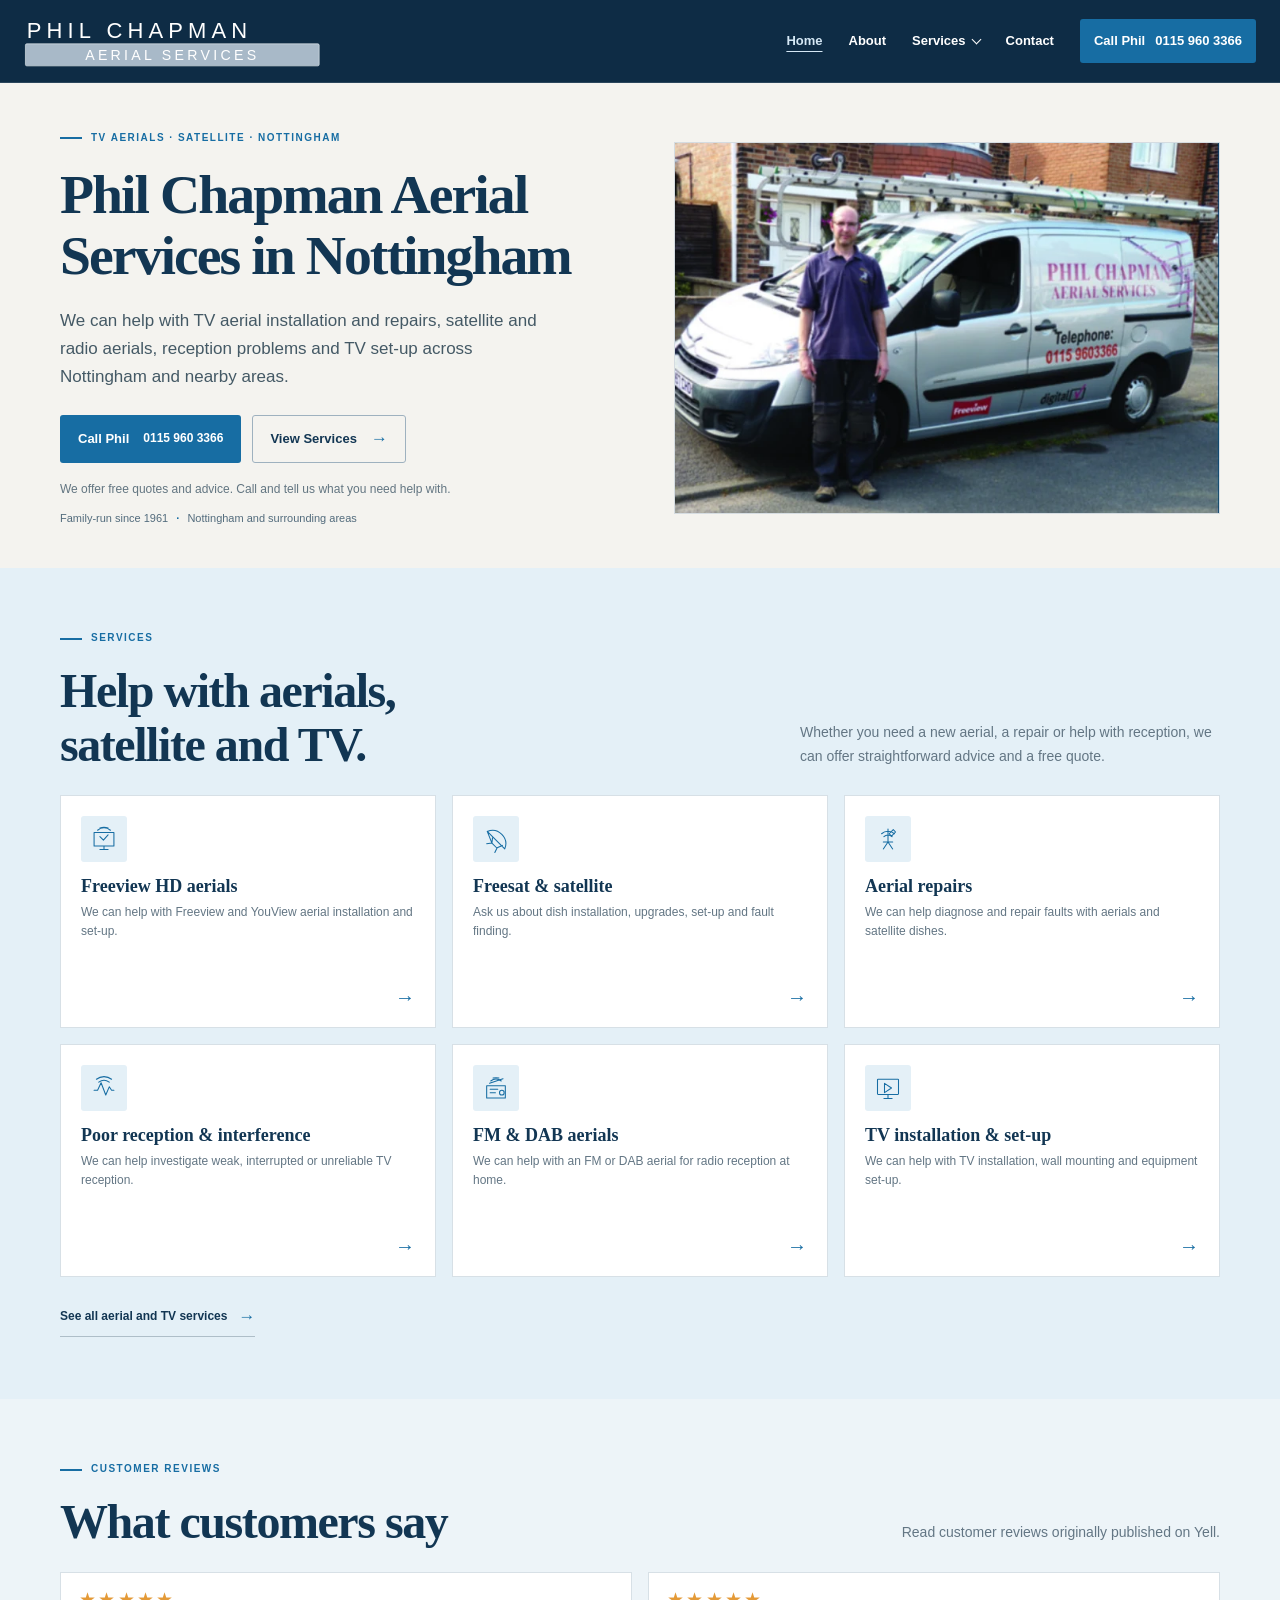
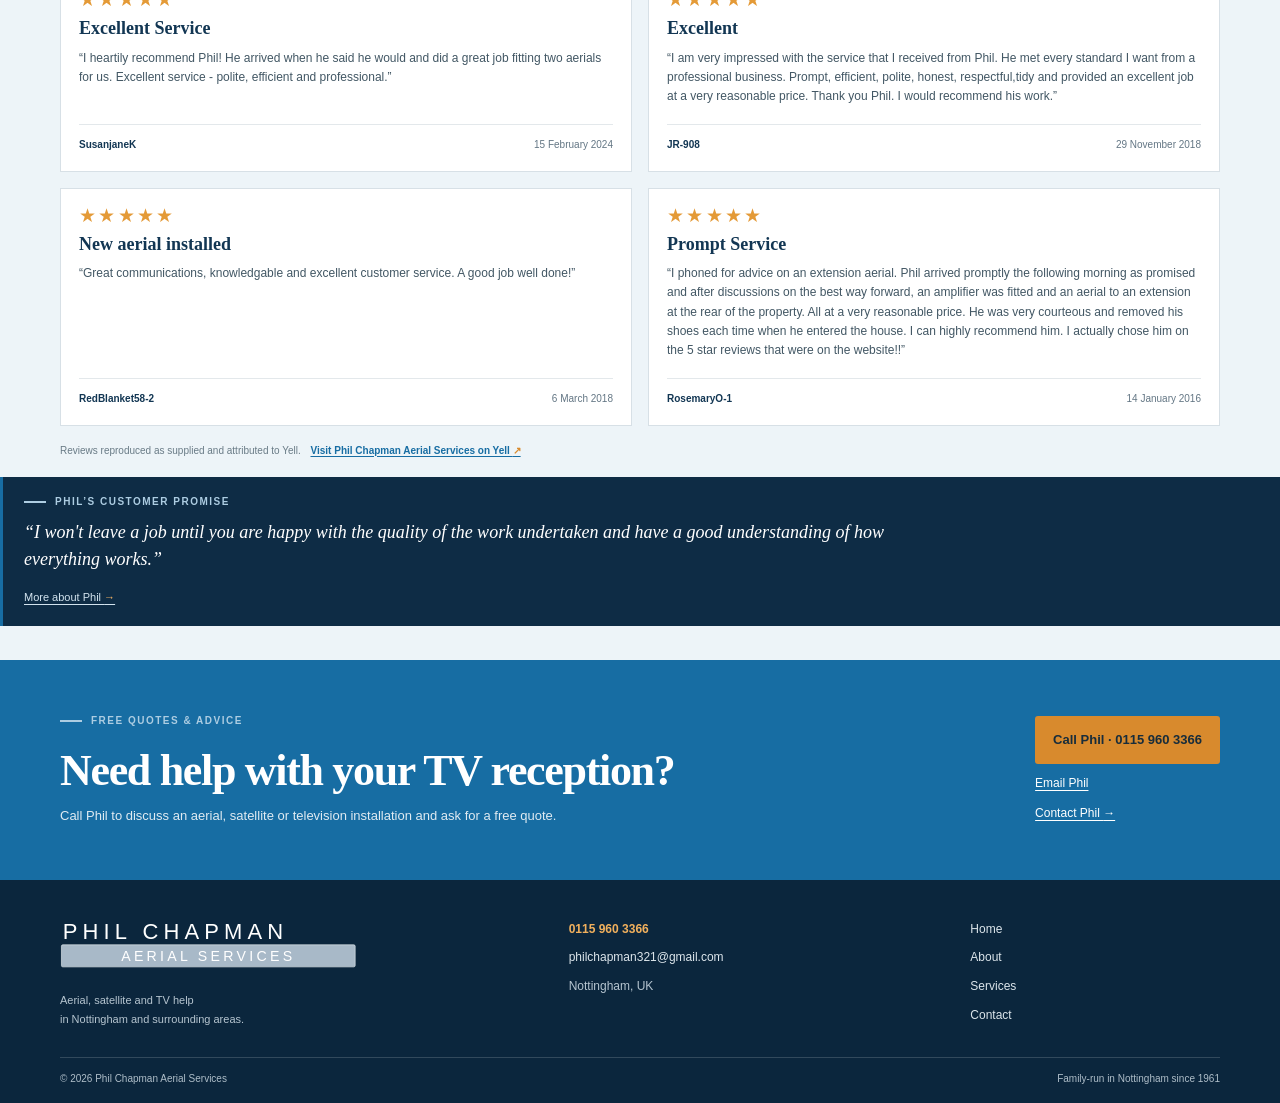
<file: index.html>
<!doctype html>
<html lang="en-GB">
<head>
  <meta charset="utf-8">
  <meta name="viewport" content="width=device-width, initial-scale=1">
  <meta name="description" content="We can help with TV aerial and satellite installation, repairs, reception problems and TV set-up in Nottingham. Call Phil Chapman for free quotes and advice.">
  <meta name="theme-color" content="#0e3553">
  <title>TV Aerial & Satellite Services in Nottingham | Phil Chapman</title>
  <link rel="canonical" href="https://mcb96.github.io/Phil-Chapman-Aerial/">
  <meta property="og:type" content="website">
  <meta property="og:title" content="Phil Chapman Aerial Services | Nottingham">
  <meta property="og:description" content="We can help with aerial installation and repairs, satellite services and TV set-up in Nottingham. Free quotes and advice.">
  <meta property="og:url" content="https://mcb96.github.io/Phil-Chapman-Aerial/">
  <link rel="stylesheet" href="style.css">
  <script src="script.js" defer></script>
  <script type="application/ld+json">{"@context":"https://schema.org","@type":"HomeAndConstructionBusiness","name":"Phil Chapman Aerial Services","url":"https://mcb96.github.io/Phil-Chapman-Aerial/","telephone":"0115 960 3366","email":"philchapman321@gmail.com","address":{"@type":"PostalAddress","addressLocality":"Nottingham","addressCountry":"GB"},"areaServed":{"@type":"City","name":"Nottingham"}}</script>
</head>
<body>
  <a class="skip-link" href="#main">Skip to content</a>
  <header class="site-header">
    <div class="nav-wrap">
      <a class="brand" href="index.html" aria-label="Phil Chapman Aerial Services home"><img src="phil-chapman-aerial-services-logo.svg" alt="Phil Chapman Aerial Services"></a>
      <button class="menu-toggle" type="button" aria-expanded="false" aria-controls="primary-nav" aria-label="Open navigation"><span></span><span></span></button>
      <nav id="primary-nav" class="primary-nav" aria-label="Main navigation">
        <a href="index.html" aria-current="page">Home</a><a href="about.html">About</a><div class="nav-dropdown"><button class="nav-dropdown-toggle" type="button" aria-expanded="false" aria-controls="services-subnav">Services <span class="nav-caret" aria-hidden="true"></span></button><div class="nav-dropdown-menu" id="services-subnav" role="group" aria-label="Service pages"><a href="services.html">All services</a><a href="freeview-youview.html">Freeview &amp; YouView</a><a href="freesat-satellite.html">Freesat &amp; Satellite</a><a href="aerial-repairs.html">Aerial Repairs</a><a href="poor-reception.html">Poor Reception &amp; Interference</a><a href="fm-dab-radio.html">FM &amp; DAB Radio</a><a href="tv-installation.html">TV Installation &amp; Set-up</a></div></div><a href="contact.html">Contact</a>
        <a class="nav-phone" href="tel:01159603366">Call Phil <strong>0115 960 3366</strong></a>
      </nav>
    </div>
  </header>
  <main id="main">
    <section class="hero">
      <div class="page-width hero-grid">
        <div class="hero-copy">
          <p class="eyebrow"><span></span> TV AERIALS · SATELLITE · NOTTINGHAM</p>
          <h1>Phil Chapman Aerial Services in Nottingham</h1>
          <p class="hero-intro">We can help with TV aerial installation and repairs, satellite and radio aerials, reception problems and TV set-up across Nottingham and nearby areas.</p>
          <div class="hero-actions"><a class="button button-primary" href="tel:01159603366">Call Phil <span>0115 960 3366</span></a><a class="button button-secondary" href="services.html">View Services <span aria-hidden="true">→</span></a></div>
          <p class="hero-small">We offer free quotes and advice. Call and tell us what you need help with.</p>
          <p class="hero-proof">Family-run since 1961 <span aria-hidden="true">·</span> Nottingham and surrounding areas</p>
        </div>
        <figure class="hero-media">
          <img src="phil-chapman-van.webp" width="687" height="467" fetchpriority="high" alt="Phil Chapman standing beside his branded aerial services van, with ladders on the roof">
          
        </figure>
      </div>
    </section>
    <section class="section section-services" id="services">
      <div class="page-width">
        <div class="section-heading"><div><p class="eyebrow"><span></span> SERVICES</p><h2>Help with aerials,<br>satellite and TV.</h2></div><p>Whether you need a new aerial, a repair or help with reception, we can offer straightforward advice and a free quote.</p></div>
        <div class="service-grid">
          <a class="service-card" href="freeview-youview.html"><span class="service-icon"><svg viewBox="0 0 48 48" aria-hidden="true"><path d="M7 13h34v23H7zM17 42h14m-7-6v6M17 20l6 6 8-9"/><path d="M13 9a16 16 0 0 1 22 0M17 5a22 22 0 0 1 14 0"/></svg></span><div class="service-card-content"><h3>Freeview HD aerials</h3><p>We can help with Freeview and YouView aerial installation and set-up.</p><span class="card-arrow" aria-hidden="true">→</span></div></a>
          <a class="service-card" href="freesat-satellite.html"><span class="service-icon"><svg viewBox="0 0 48 48" aria-hidden="true"><path d="M9 11a23 23 0 0 1 30 30L9 11Zm0 0 8 20m0 0 8 8m-8-8-9 1m9-1 1-9m8 17 9-4m-9 4-4 8"/></svg></span><div class="service-card-content"><h3>Freesat &amp; satellite</h3><p>Ask us about dish installation, upgrades, set-up and fault finding.</p><span class="card-arrow" aria-hidden="true">→</span></div></a>
          <a class="service-card" href="aerial-repairs.html"><span class="service-icon"><svg viewBox="0 0 48 48" aria-hidden="true"><path d="M24 7v22m-8 0h16m-8 0-8 12m8-12 8 12M13 15a16 16 0 0 1 22 0M17 20a10 10 0 0 1 14 0"/><path d="m33 8 4 4-7 7-4-4z"/></svg></span><div class="service-card-content"><h3>Aerial repairs</h3><p>We can help diagnose and repair faults with aerials and satellite dishes.</p><span class="card-arrow" aria-hidden="true">→</span></div></a>
          <a class="service-card" href="poor-reception.html"><span class="service-icon"><svg viewBox="0 0 48 48" aria-hidden="true"><path d="M7 28h6l6-13 8 21 6-14 4 6h4"/><path d="M11 9a21 21 0 0 1 26 0M15 14a15 15 0 0 1 18 0"/></svg></span><div class="service-card-content"><h3>Poor reception &amp; interference</h3><p>We can help investigate weak, interrupted or unreliable TV reception.</p><span class="card-arrow" aria-hidden="true">→</span></div></a>
          <a class="service-card" href="fm-dab-radio.html"><span class="service-icon"><svg viewBox="0 0 48 48" aria-hidden="true"><path d="M8 20h32v21H8zM13 16l23-8M14 26h13m-13 6h9"/><circle cx="34" cy="32" r="4"/><path d="M15 12a14 14 0 0 1 18 0m-14-5a21 21 0 0 1 10 0"/></svg></span><div class="service-card-content"><h3>FM &amp; DAB aerials</h3><p>We can help with an FM or DAB aerial for radio reception at home.</p><span class="card-arrow" aria-hidden="true">→</span></div></a>
          <a class="service-card" href="tv-installation.html"><span class="service-icon"><svg viewBox="0 0 48 48" aria-hidden="true"><rect x="6" y="9" width="36" height="26" rx="1"/><path d="M17 42h14m-7-7v7m-6-26 12 8-12 8z"/></svg></span><div class="service-card-content"><h3>TV installation &amp; set-up</h3><p>We can help with TV installation, wall mounting and equipment set-up.</p><span class="card-arrow" aria-hidden="true">→</span></div></a>
        </div>
        <div class="section-link"><a class="text-link" href="services.html">See all aerial and TV services <span>→</span></a></div>
      </div>
    </section>
    <section class="section reviews-section" id="reviews"><div class="page-width"><div class="section-heading"><div><p class="eyebrow"><span></span> CUSTOMER REVIEWS</p><h2>What customers say</h2></div><p>Read customer reviews originally published on Yell.</p></div><div class="review-grid">
      <article class="review-card"><p class="review-stars" aria-label="5 out of 5 stars"><span aria-hidden="true">★★★★★</span></p><h3>Excellent Service</h3><blockquote>“I heartily recommend Phil! He arrived when he said he would and did a great job fitting two aerials for us. Excellent service - polite, efficient and professional.”</blockquote><p class="review-source"><strong>SusanjaneK</strong><span>15 February 2024</span></p></article>
      <article class="review-card"><p class="review-stars" aria-label="5 out of 5 stars"><span aria-hidden="true">★★★★★</span></p><h3>Excellent</h3><blockquote>“I am very impressed with the service that I received from Phil. He met every standard I want from a professional business. Prompt, efficient, polite, honest, respectful,tidy and provided an excellent job at a very reasonable price. Thank you Phil. I would recommend his work.”</blockquote><p class="review-source"><strong>JR-908</strong><span>29 November 2018</span></p></article>
      <article class="review-card"><p class="review-stars" aria-label="5 out of 5 stars"><span aria-hidden="true">★★★★★</span></p><h3>New aerial installed</h3><blockquote>“Great communications, knowledgable and excellent customer service. A good job well done!”</blockquote><p class="review-source"><strong>RedBlanket58-2</strong><span>6 March 2018</span></p></article>
      <article class="review-card"><p class="review-stars" aria-label="5 out of 5 stars"><span aria-hidden="true">★★★★★</span></p><h3>Prompt Service</h3><blockquote>“I phoned for advice on an extension aerial. Phil arrived promptly the following morning as promised and after discussions on the best way forward, an amplifier was fitted and an aerial to an extension at the rear of the property. All at a very reasonable price. He was very courteous and removed his shoes each time when he entered the house. I can highly recommend him. I actually chose him on the 5 star reviews that were on the website!!”</blockquote><p class="review-source"><strong>RosemaryO-1</strong><span>14 January 2016</span></p></article>
    </div><p class="review-footnote">Reviews reproduced as supplied and attributed to Yell. <a href="https://www.yell.com/biz/phil-chapman-aerial-services-nottingham-2535358/" target="_blank" rel="noopener noreferrer">Visit Phil Chapman Aerial Services on Yell <span>↗</span></a></p></div><div class="review-promise"><p class="eyebrow eyebrow-light"><span></span> PHIL’S CUSTOMER PROMISE</p><blockquote>“I won't leave a job until you are happy with the quality of the work undertaken and have a good understanding of how everything works.”</blockquote><a href="about.html">More about Phil <span>→</span></a></div></section>
    
    <section class="final-cta"><div class="page-width final-cta-inner"><div><p class="eyebrow eyebrow-light"><span></span> FREE QUOTES &amp; ADVICE</p><h2>Need help with your TV reception?</h2><p>Call Phil to discuss an aerial, satellite or television installation and ask for a free quote.</p></div><div class="cta-actions"><a class="button button-amber" href="tel:01159603366">Call Phil · 0115 960 3366</a><a class="cta-email" href="mailto:philchapman321@gmail.com">Email Phil</a><a class="cta-email" href="contact.html">Contact Phil <span>→</span></a></div></div></section>
  </main>
  <footer class="site-footer"><div class="page-width footer-main"><div class="footer-branding"><a class="brand" href="index.html"><img src="phil-chapman-aerial-services-logo.svg" alt="Phil Chapman Aerial Services"></a><p>Aerial, satellite and TV help<br>in Nottingham and surrounding areas.</p></div><div class="footer-contact"><a href="tel:01159603366">0115 960 3366</a><a href="mailto:philchapman321@gmail.com">philchapman321@gmail.com</a><span>Nottingham, UK</span></div><nav class="footer-nav" aria-label="Footer navigation"><a href="index.html">Home</a><a href="about.html">About</a><a href="services.html">Services</a><a href="contact.html">Contact</a></nav></div><div class="page-width footer-bottom"><span>© <span id="year"></span> Phil Chapman Aerial Services</span><span>Family-run in Nottingham since 1961</span></div></footer>
<a class="mobile-call-bar" href="tel:01159603366" aria-label="Call Phil Chapman Aerial Services on 0115 960 3366"><span>Call Phil</span><strong>0115 960 3366</strong></a>
</body></html>
</file>
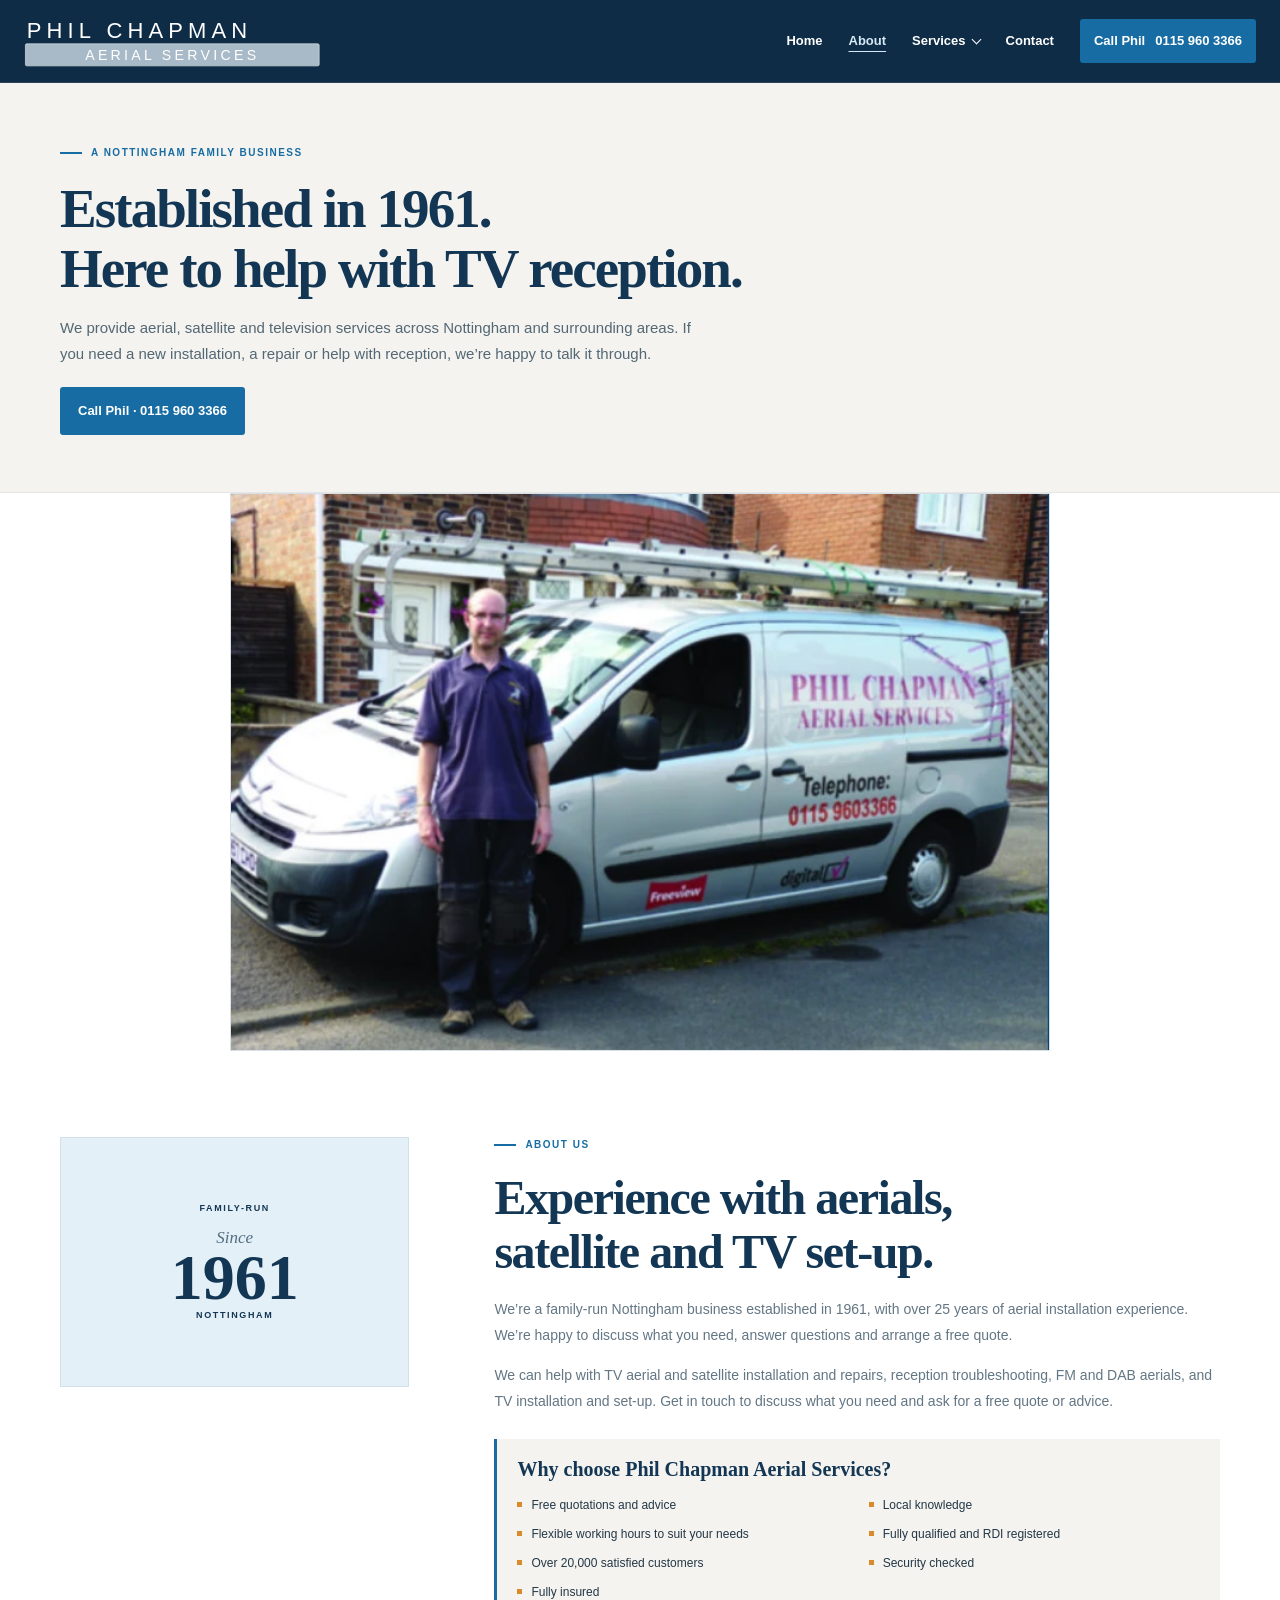
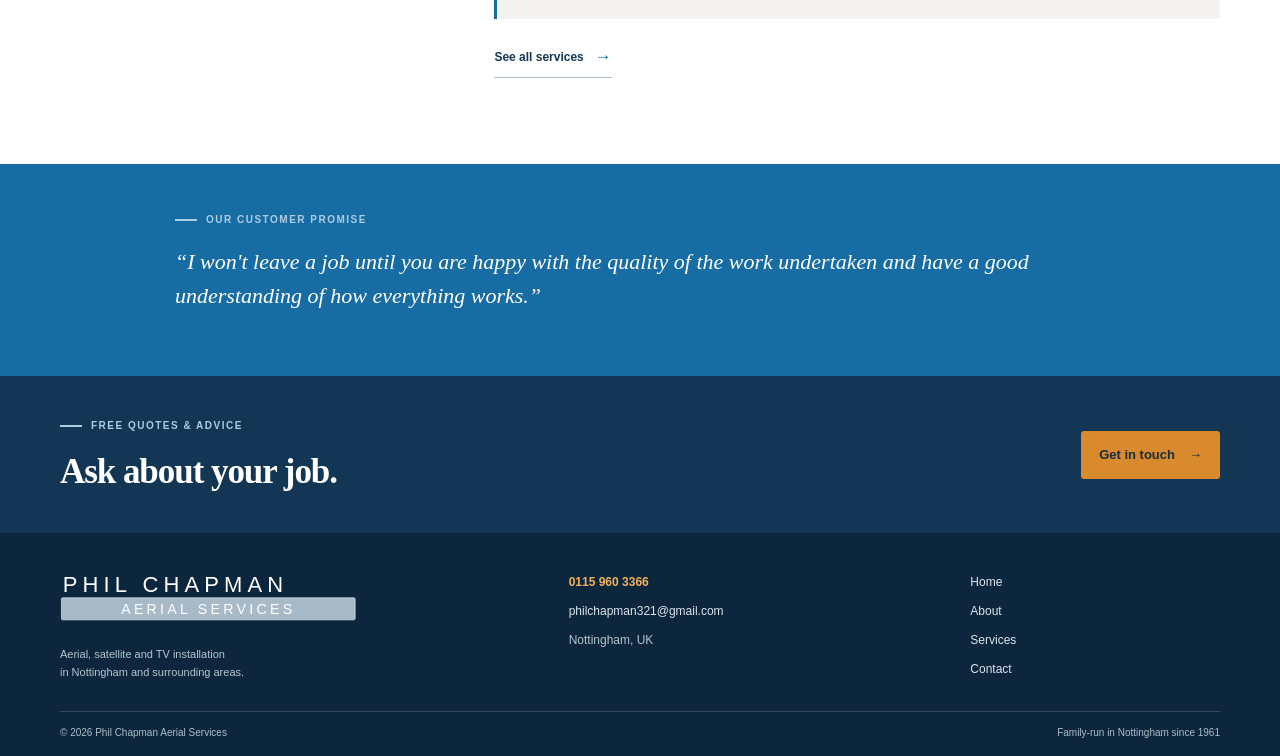
<file: about.html>
<!doctype html>
<html lang="en-GB">
<head>
  <meta charset="utf-8">
  <meta name="viewport" content="width=device-width, initial-scale=1">
  <meta name="description" content="Get to know Phil Chapman Aerial Services, a family-run Nottingham business established in 1961. Aerial, satellite and TV help across Nottingham and nearby areas.">
  <title>About Phil Chapman Aerial Services | Nottingham</title>
  <link rel="canonical" href="https://mcb96.github.io/Phil-Chapman-Aerial/about.html">
  <meta property="og:title" content="About Phil Chapman Aerial Services">
  <meta property="og:description" content="A family-run aerial and TV business serving Nottingham and nearby areas since 1961.">
  <link rel="stylesheet" href="style.css">
  <script src="script.js" defer></script>
</head>
<body>
  <a class="skip-link" href="#main">Skip to content</a>
  <header class="site-header"><div class="nav-wrap">
    <a class="brand" href="index.html" aria-label="Phil Chapman Aerial Services home"><img src="phil-chapman-aerial-services-logo.svg" alt="Phil Chapman Aerial Services"></a>
    <button class="menu-toggle" type="button" aria-expanded="false" aria-controls="primary-nav" aria-label="Open navigation"><span></span><span></span></button>
    <nav id="primary-nav" class="primary-nav" aria-label="Main navigation"><a href="index.html">Home</a><a href="about.html" aria-current="page">About</a><div class="nav-dropdown"><button class="nav-dropdown-toggle" type="button" aria-expanded="false" aria-controls="services-subnav">Services <span class="nav-caret" aria-hidden="true"></span></button><div class="nav-dropdown-menu" id="services-subnav" role="group" aria-label="Service pages"><a href="services.html">All services</a><a href="freeview-youview.html">Freeview &amp; YouView</a><a href="freesat-satellite.html">Freesat &amp; Satellite</a><a href="aerial-repairs.html">Aerial Repairs</a><a href="poor-reception.html">Poor Reception &amp; Interference</a><a href="fm-dab-radio.html">FM &amp; DAB Radio</a><a href="tv-installation.html">TV Installation &amp; Set-up</a></div></div><a href="contact.html">Contact</a><a class="nav-phone" href="tel:01159603366">Call Phil <strong>0115 960 3366</strong></a></nav>
  </div></header>
  <main id="main">
    <section class="page-intro"><div class="page-width"><p class="eyebrow"><span></span> A NOTTINGHAM FAMILY BUSINESS</p><h1>Established in 1961.<br>Here to help with TV reception.</h1><p>We provide aerial, satellite and television services across Nottingham and surrounding areas. If you need a new installation, a repair or help with reception, we’re happy to talk it through.</p><a class="button button-primary" href="tel:01159603366">Call Phil · 0115 960 3366</a></div></section>
    <figure class="page-width about-photo"><img src="phil-chapman-van.webp" width="687" height="467" loading="lazy" alt="Phil Chapman standing beside his branded aerial services van with ladders on the roof"></figure>
    <section class="section about-content"><div class="page-width about-content-grid"><div class="about-stat"><span>FAMILY-RUN</span><strong>Since</strong><b>1961</b><small>NOTTINGHAM</small></div><div><p class="eyebrow"><span></span> ABOUT US</p><h2>Experience with aerials,<br>satellite and TV set-up.</h2><p>We’re a family-run Nottingham business established in 1961, with over 25 years of aerial installation experience. We’re happy to discuss what you need, answer questions and arrange a free quote.</p><p>We can help with TV aerial and satellite installation and repairs, reception troubleshooting, FM and DAB aerials, and TV installation and set-up. Get in touch to discuss what you need and ask for a free quote or advice.</p><section class="about-why" aria-labelledby="about-why-heading"><h3 id="about-why-heading">Why choose Phil Chapman Aerial Services?</h3><ul class="about-why-list"><li>Free quotations and advice</li><li>Local knowledge</li><li>Flexible working hours to suit your needs</li><li>Fully qualified and RDI registered</li><li>Over 20,000 satisfied customers</li><li>Security checked</li><li>Fully insured</li></ul></section><a class="text-link" href="services.html">See all services <span>→</span></a></div></div></section>
    <section class="quote-section"><div class="page-width quote-inner"><p class="eyebrow eyebrow-light"><span></span> OUR CUSTOMER PROMISE</p><blockquote>“I won't leave a job until you are happy with the quality of the work undertaken and have a good understanding of how everything works.”</blockquote></div></section>
    <section class="short-cta"><div class="page-width short-cta-inner"><div><p class="eyebrow eyebrow-light"><span></span> FREE QUOTES &amp; ADVICE</p><h2>Ask about your job.</h2></div><a class="button button-amber" href="contact.html">Get in touch <span>→</span></a></div></section>
  </main>
  <footer class="site-footer"><div class="page-width footer-main"><div class="footer-branding"><a class="brand" href="index.html"><img src="phil-chapman-aerial-services-logo.svg" alt="Phil Chapman Aerial Services"></a><p>Aerial, satellite and TV installation<br>in Nottingham and surrounding areas.</p></div><div class="footer-contact"><a href="tel:01159603366">0115 960 3366</a><a href="mailto:philchapman321@gmail.com">philchapman321@gmail.com</a><span>Nottingham, UK</span></div><nav class="footer-nav" aria-label="Footer navigation"><a href="index.html">Home</a><a href="about.html">About</a><a href="services.html">Services</a><a href="contact.html">Contact</a></nav></div><div class="page-width footer-bottom"><span>© <span id="year"></span> Phil Chapman Aerial Services</span><span>Family-run in Nottingham since 1961</span></div></footer>
<a class="mobile-call-bar" href="tel:01159603366" aria-label="Call Phil Chapman Aerial Services on 0115 960 3366"><span>Call Phil</span><strong>0115 960 3366</strong></a>
</body>
</html>
</file>
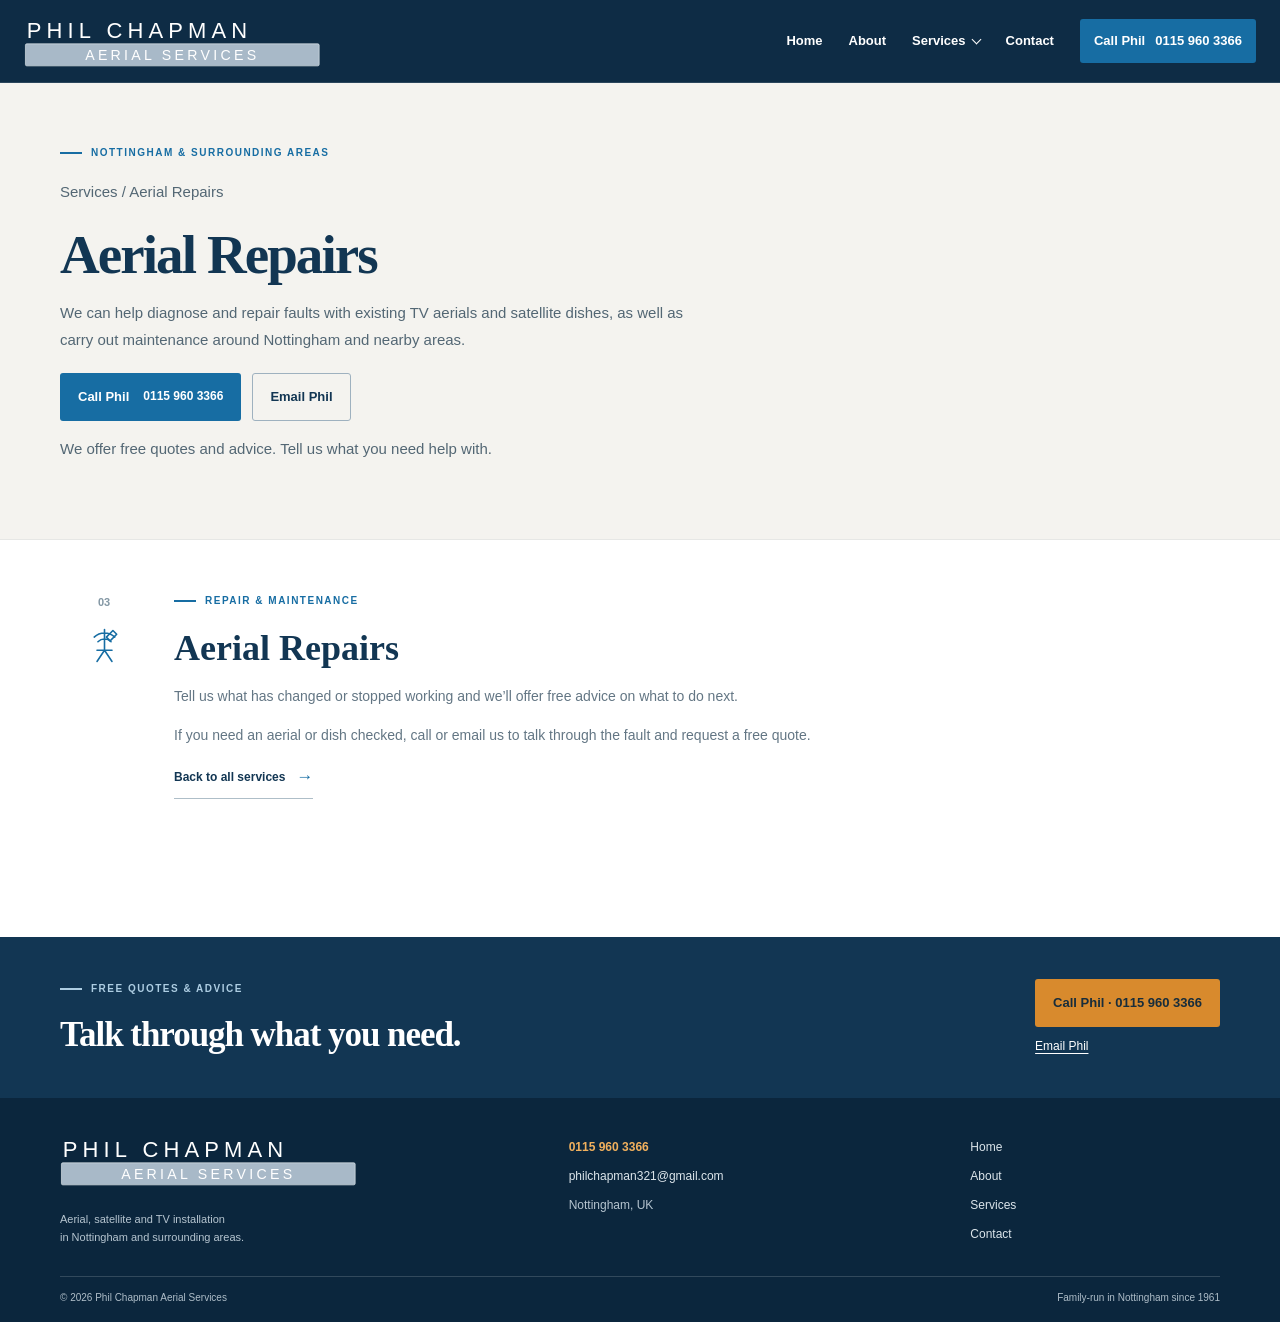
<file: aerial-repairs.html>
<!doctype html>
<html lang="en-GB">
<head>
<meta charset="utf-8"><meta name="viewport" content="width=device-width, initial-scale=1">
<meta name="description" content="We can help diagnose and repair faults with existing TV aerials and satellite dishes, as well as carry out maintenance around Nottingham and nearby areas. Free quotes and advice from Phil Chapman in Nottingham.">
<title>Aerial Repairs | Phil Chapman Aerial Services</title>
<link rel="canonical" href="https://mcb96.github.io/Phil-Chapman-Aerial/aerial-repairs.html">
<meta property="og:title" content="Aerial Repairs | Phil Chapman Aerial Services"><meta property="og:description" content="We can help diagnose and repair faults with existing TV aerials and satellite dishes, as well as carry out maintenance around Nottingham and nearby areas.">
<link rel="stylesheet" href="style.css"><script src="script.js" defer></script>
</head><body>
<a class="skip-link" href="#main">Skip to content</a><header class="site-header"><div class="nav-wrap">
    <a class="brand" href="index.html" aria-label="Phil Chapman Aerial Services home"><img src="phil-chapman-aerial-services-logo.svg" alt="Phil Chapman Aerial Services"></a>
    <button class="menu-toggle" type="button" aria-expanded="false" aria-controls="primary-nav" aria-label="Open navigation"><span></span><span></span></button>
    <nav id="primary-nav" class="primary-nav" aria-label="Main navigation"><a href="index.html">Home</a><a href="about.html">About</a><div class="nav-dropdown"><button class="nav-dropdown-toggle" type="button" aria-expanded="false" aria-controls="services-subnav">Services <span class="nav-caret" aria-hidden="true"></span></button><div class="nav-dropdown-menu" id="services-subnav" role="group" aria-label="Service pages"><a href="services.html">All services</a><a href="freeview-youview.html">Freeview &amp; YouView</a><a href="freesat-satellite.html">Freesat &amp; Satellite</a><a href="aerial-repairs.html" aria-current="page">Aerial Repairs</a><a href="poor-reception.html">Poor Reception &amp; Interference</a><a href="fm-dab-radio.html">FM &amp; DAB Radio</a><a href="tv-installation.html">TV Installation &amp; Set-up</a></div></div><a href="contact.html">Contact</a><a class="nav-phone" href="tel:01159603366">Call Phil <strong>0115 960 3366</strong></a></nav>
  </div></header>
<main id="main"><section class="page-intro"><div class="page-width">
<p class="eyebrow"><span></span> NOTTINGHAM &amp; SURROUNDING AREAS</p><p class="service-breadcrumb"><a href="services.html">Services</a> <span aria-hidden="true">/</span> Aerial Repairs</p>
<h1>Aerial Repairs</h1><p>We can help diagnose and repair faults with existing TV aerials and satellite dishes, as well as carry out maintenance around Nottingham and nearby areas.</p>
<div class="hero-actions"><a class="button button-primary" href="tel:01159603366">Call Phil <span>0115 960 3366</span></a><a class="button button-secondary" href="mailto:philchapman321@gmail.com">Email Phil</a></div>
<p class="hero-small">We offer free quotes and advice. Tell us what you need help with.</p></div></section>
<section class="section service-details"><div class="page-width"><article class="service-detail">
<div class="detail-aside">03<svg viewBox="0 0 48 48" aria-hidden="true"><path d="M24 7v22m-8 0h16m-8 0-8 12m8-12 8 12M13 15a16 16 0 0 1 22 0M17 20a10 10 0 0 1 14 0"/><path d="m33 8 4 4-7 7-4-4z"/></svg></div><div><p class="eyebrow"><span></span> REPAIR &amp; MAINTENANCE</p><h2>Aerial Repairs</h2><p>Tell us what has changed or stopped working and we’ll offer free advice on what to do next.</p><p>If you need an aerial or dish checked, call or email us to talk through the fault and request a free quote.</p><p><a class="text-link" href="services.html">Back to all services <span>→</span></a></p></div>
</article></div></section>
<section class="short-cta"><div class="page-width short-cta-inner"><div><p class="eyebrow eyebrow-light"><span></span> FREE QUOTES &amp; ADVICE</p><h2>Talk through what you need.</h2></div><div class="cta-actions"><a class="button button-amber" href="tel:01159603366">Call Phil · 0115 960 3366</a><a class="cta-email" href="mailto:philchapman321@gmail.com">Email Phil</a></div></div></section></main>
<footer class="site-footer"><div class="page-width footer-main"><div class="footer-branding"><a class="brand" href="index.html"><img src="phil-chapman-aerial-services-logo.svg" alt="Phil Chapman Aerial Services"></a><p>Aerial, satellite and TV installation<br>in Nottingham and surrounding areas.</p></div><div class="footer-contact"><a href="tel:01159603366">0115 960 3366</a><a href="mailto:philchapman321@gmail.com">philchapman321@gmail.com</a><span>Nottingham, UK</span></div><nav class="footer-nav" aria-label="Footer navigation"><a href="index.html">Home</a><a href="about.html">About</a><a href="services.html">Services</a><a href="contact.html">Contact</a></nav></div><div class="page-width footer-bottom"><span>© <span id="year"></span> Phil Chapman Aerial Services</span><span>Family-run in Nottingham since 1961</span></div></footer><a class="mobile-call-bar" href="tel:01159603366" aria-label="Call Phil Chapman Aerial Services on 0115 960 3366"><span>Call Phil</span><strong>0115 960 3366</strong></a>
</body></html>
</file>
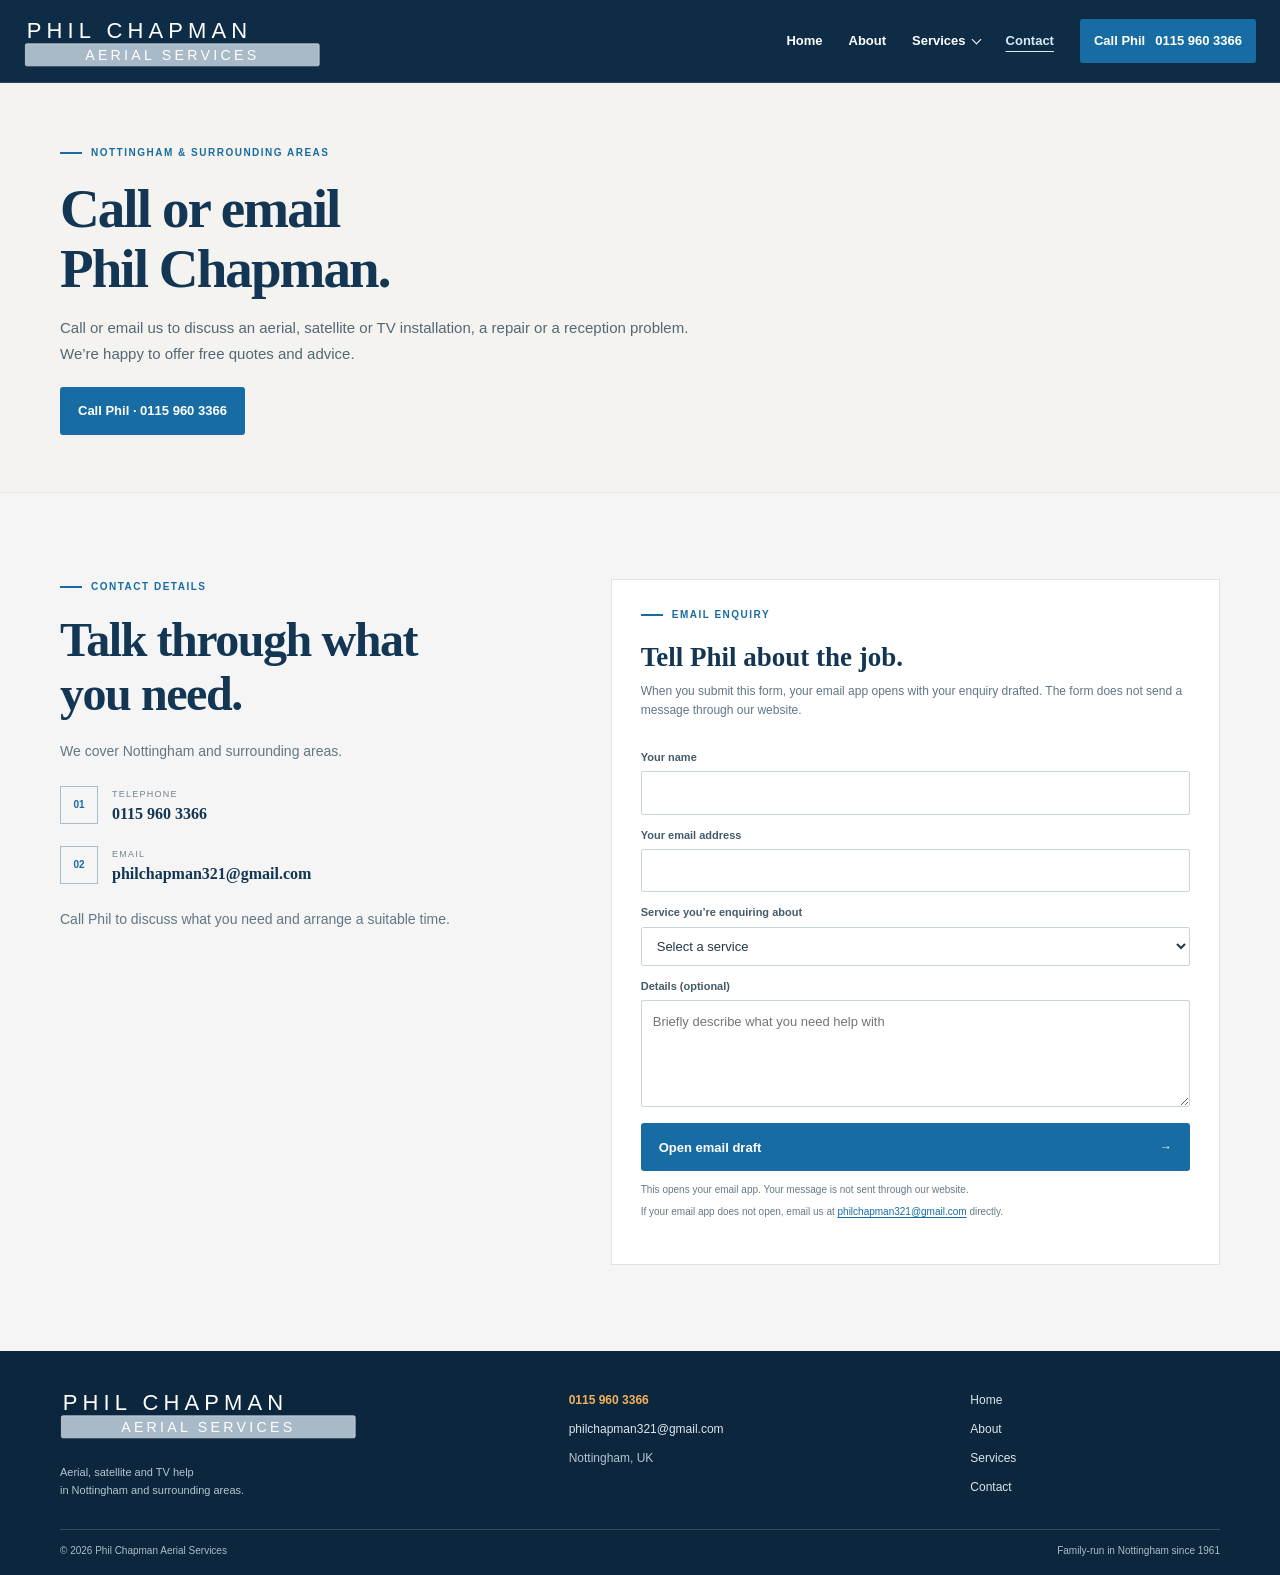
<file: contact.html>
<!doctype html>
<html lang="en-GB"><head><meta charset="utf-8"><meta name="viewport" content="width=device-width, initial-scale=1"><meta name="description" content="Get in touch for a free quote or advice about aerial installation, repairs, satellite and TV set-up in Nottingham."><title>Contact Phil Chapman Aerial Services | Nottingham</title><link rel="canonical" href="https://mcb96.github.io/Phil-Chapman-Aerial/contact.html"><meta property="og:title" content="Contact Phil Chapman Aerial Services"><meta property="og:description" content="Call or email us for a free quote and advice in Nottingham."><link rel="stylesheet" href="style.css"><script src="script.js" defer></script></head>
<body><a class="skip-link" href="#main">Skip to content</a><header class="site-header"><div class="nav-wrap"><a class="brand" href="index.html" aria-label="Phil Chapman Aerial Services home"><img src="phil-chapman-aerial-services-logo.svg" alt="Phil Chapman Aerial Services"></a><button class="menu-toggle" type="button" aria-expanded="false" aria-controls="primary-nav" aria-label="Open navigation"><span></span><span></span></button><nav id="primary-nav" class="primary-nav" aria-label="Main navigation"><a href="index.html">Home</a><a href="about.html">About</a><div class="nav-dropdown"><button class="nav-dropdown-toggle" type="button" aria-expanded="false" aria-controls="services-subnav">Services <span class="nav-caret" aria-hidden="true"></span></button><div class="nav-dropdown-menu" id="services-subnav" role="group" aria-label="Service pages"><a href="services.html">All services</a><a href="freeview-youview.html">Freeview &amp; YouView</a><a href="freesat-satellite.html">Freesat &amp; Satellite</a><a href="aerial-repairs.html">Aerial Repairs</a><a href="poor-reception.html">Poor Reception &amp; Interference</a><a href="fm-dab-radio.html">FM &amp; DAB Radio</a><a href="tv-installation.html">TV Installation &amp; Set-up</a></div></div><a href="contact.html" aria-current="page">Contact</a><a class="nav-phone" href="tel:01159603366">Call Phil <strong>0115 960 3366</strong></a></nav></div></header>
<main id="main"><section class="page-intro"><div class="page-width"><p class="eyebrow"><span></span> NOTTINGHAM &amp; SURROUNDING AREAS</p><h1>Call or email<br>Phil Chapman.</h1><p>Call or email us to discuss an aerial, satellite or TV installation, a repair or a reception problem. We’re happy to offer free quotes and advice.</p><a class="button button-primary" href="tel:01159603366">Call Phil · 0115 960 3366</a></div></section>
<section class="section contact-content"><div class="page-width contact-grid"><div class="contact-details"><p class="eyebrow"><span></span> CONTACT DETAILS</p><h2>Talk through what<br>you need.</h2><p>We cover Nottingham and surrounding areas.</p><a class="contact-method" href="tel:01159603366"><span class="contact-symbol" aria-hidden="true">01</span><span><small>TELEPHONE</small><strong>0115 960 3366</strong></span></a><a class="contact-method" href="mailto:philchapman321@gmail.com"><span class="contact-symbol" aria-hidden="true">02</span><span><small>EMAIL</small><strong>philchapman321@gmail.com</strong></span></a><p class="contact-note">Call Phil to discuss what you need and arrange a suitable time.</p></div>
<div class="form-panel"><p class="eyebrow"><span></span> EMAIL ENQUIRY</p><h2>Tell Phil about the job.</h2><p class="form-intro">When you submit this form, your email app opens with your enquiry drafted. The form does not send a message through our website.</p><form id="enquiry-form"><label for="name">Your name</label><input id="name" name="name" autocomplete="name" required><label for="email">Your email address</label><input id="email" name="email" type="email" autocomplete="email" required><label for="service">Service you’re enquiring about</label><select id="service" name="service" required><option value="" selected disabled>Select a service</option><option>Freeview HD aerial installation</option><option>Freesat HD or satellite</option><option>Aerial repair</option><option>Poor reception or interference</option><option>FM or DAB aerial</option><option>TV installation or set-up</option><option>Other enquiry</option></select><label for="message">Details (optional)</label><textarea id="message" name="message" rows="4" placeholder="Briefly describe what you need help with"></textarea><button class="button button-primary form-submit" type="submit">Open email draft <span>→</span></button><p class="form-disclaimer">This opens your email app. Your message is not sent through our website.</p><p class="form-fallback">If your email app does not open, email us at <a href="mailto:philchapman321@gmail.com">philchapman321@gmail.com</a> directly.</p><p class="form-status" id="form-status" aria-live="polite"></p></form></div></div></section></main>
<footer class="site-footer"><div class="page-width footer-main"><div class="footer-branding"><a class="brand" href="index.html"><img src="phil-chapman-aerial-services-logo.svg" alt="Phil Chapman Aerial Services"></a><p>Aerial, satellite and TV help<br>in Nottingham and surrounding areas.</p></div><div class="footer-contact"><a href="tel:01159603366">0115 960 3366</a><a href="mailto:philchapman321@gmail.com">philchapman321@gmail.com</a><span>Nottingham, UK</span></div><nav class="footer-nav" aria-label="Footer navigation"><a href="index.html">Home</a><a href="about.html">About</a><a href="services.html">Services</a><a href="contact.html">Contact</a></nav></div><div class="page-width footer-bottom"><span>© <span id="year"></span> Phil Chapman Aerial Services</span><span>Family-run in Nottingham since 1961</span></div></footer><a class="mobile-call-bar" href="tel:01159603366" aria-label="Call Phil Chapman Aerial Services on 0115 960 3366"><span>Call Phil</span><strong>0115 960 3366</strong></a>
</body></html>
</file>
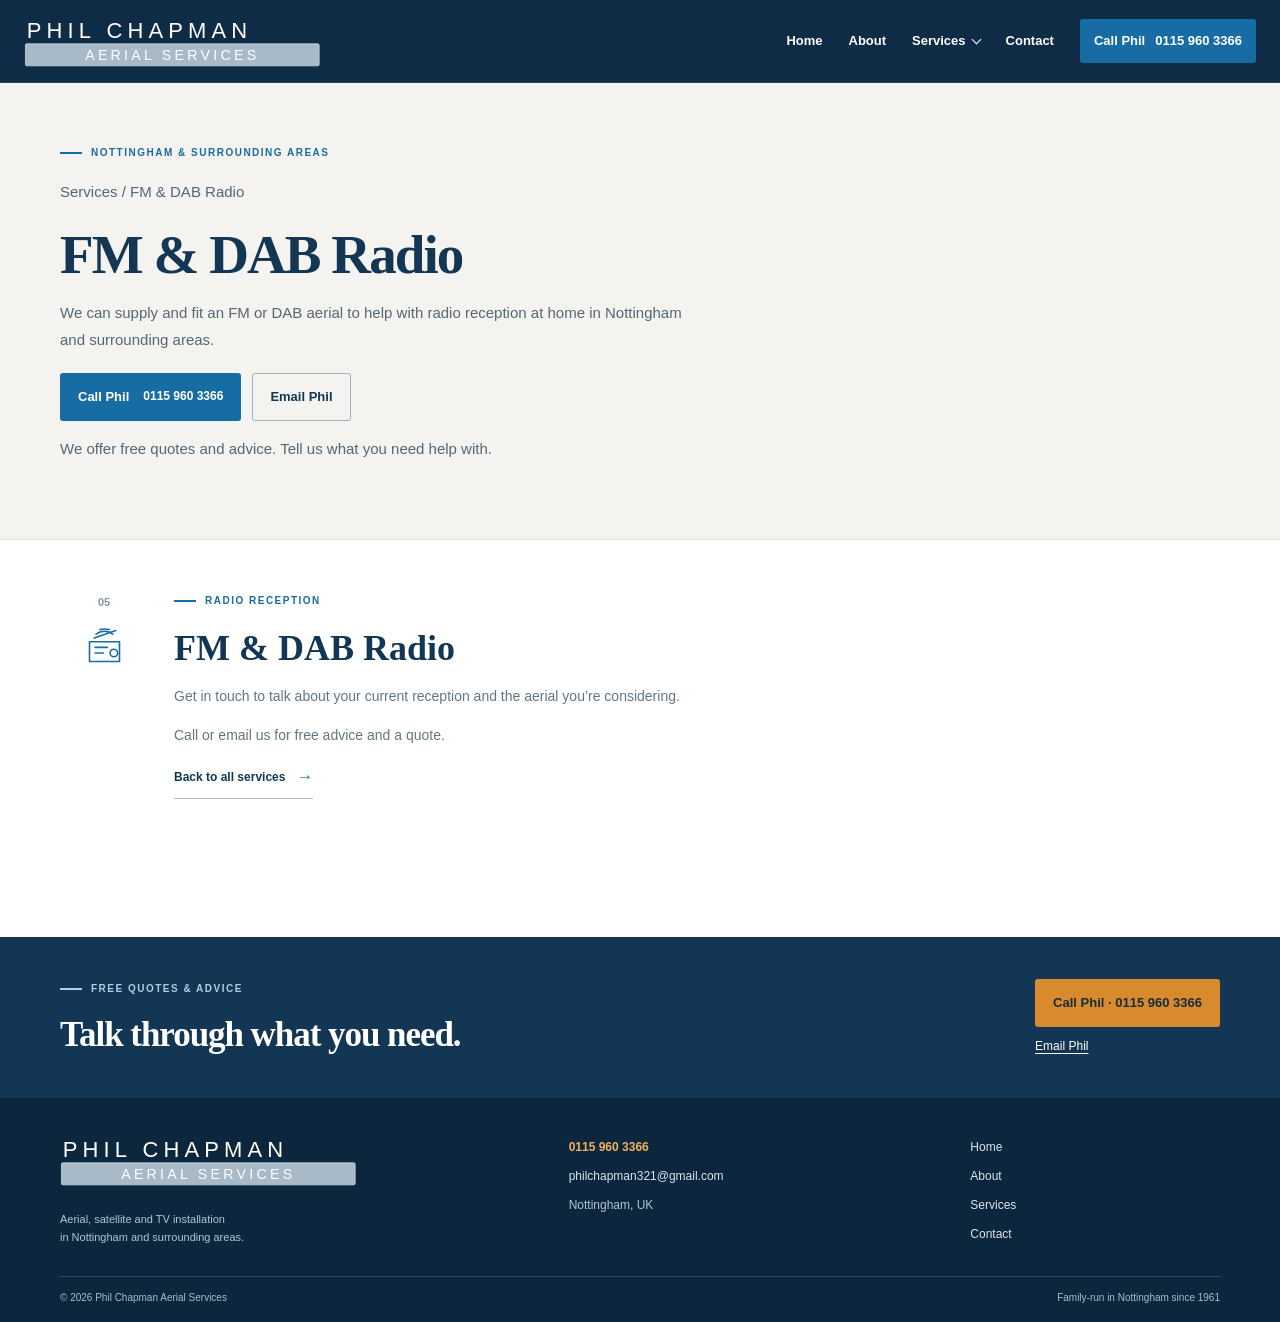
<file: fm-dab-radio.html>
<!doctype html>
<html lang="en-GB">
<head>
<meta charset="utf-8"><meta name="viewport" content="width=device-width, initial-scale=1">
<meta name="description" content="We can supply and fit an FM or DAB aerial to help with radio reception at home in Nottingham and surrounding areas. Free quotes and advice from Phil Chapman in Nottingham.">
<title>FM &amp; DAB Radio | Phil Chapman Aerial Services</title>
<link rel="canonical" href="https://mcb96.github.io/Phil-Chapman-Aerial/fm-dab-radio.html">
<meta property="og:title" content="FM &amp; DAB Radio | Phil Chapman Aerial Services"><meta property="og:description" content="We can supply and fit an FM or DAB aerial to help with radio reception at home in Nottingham and surrounding areas.">
<link rel="stylesheet" href="style.css"><script src="script.js" defer></script>
</head><body>
<a class="skip-link" href="#main">Skip to content</a><header class="site-header"><div class="nav-wrap">
    <a class="brand" href="index.html" aria-label="Phil Chapman Aerial Services home"><img src="phil-chapman-aerial-services-logo.svg" alt="Phil Chapman Aerial Services"></a>
    <button class="menu-toggle" type="button" aria-expanded="false" aria-controls="primary-nav" aria-label="Open navigation"><span></span><span></span></button>
    <nav id="primary-nav" class="primary-nav" aria-label="Main navigation"><a href="index.html">Home</a><a href="about.html">About</a><div class="nav-dropdown"><button class="nav-dropdown-toggle" type="button" aria-expanded="false" aria-controls="services-subnav">Services <span class="nav-caret" aria-hidden="true"></span></button><div class="nav-dropdown-menu" id="services-subnav" role="group" aria-label="Service pages"><a href="services.html">All services</a><a href="freeview-youview.html">Freeview &amp; YouView</a><a href="freesat-satellite.html">Freesat &amp; Satellite</a><a href="aerial-repairs.html">Aerial Repairs</a><a href="poor-reception.html">Poor Reception &amp; Interference</a><a href="fm-dab-radio.html" aria-current="page">FM &amp; DAB Radio</a><a href="tv-installation.html">TV Installation &amp; Set-up</a></div></div><a href="contact.html">Contact</a><a class="nav-phone" href="tel:01159603366">Call Phil <strong>0115 960 3366</strong></a></nav>
  </div></header>
<main id="main"><section class="page-intro"><div class="page-width">
<p class="eyebrow"><span></span> NOTTINGHAM &amp; SURROUNDING AREAS</p><p class="service-breadcrumb"><a href="services.html">Services</a> <span aria-hidden="true">/</span> FM &amp; DAB Radio</p>
<h1>FM &amp; DAB Radio</h1><p>We can supply and fit an FM or DAB aerial to help with radio reception at home in Nottingham and surrounding areas.</p>
<div class="hero-actions"><a class="button button-primary" href="tel:01159603366">Call Phil <span>0115 960 3366</span></a><a class="button button-secondary" href="mailto:philchapman321@gmail.com">Email Phil</a></div>
<p class="hero-small">We offer free quotes and advice. Tell us what you need help with.</p></div></section>
<section class="section service-details"><div class="page-width"><article class="service-detail">
<div class="detail-aside">05<svg viewBox="0 0 48 48" aria-hidden="true"><path d="M8 20h32v21H8zM13 16l23-8M14 26h13m-13 6h9"/><circle cx="34" cy="32" r="4"/><path d="M15 12a14 14 0 0 1 18 0m-14-5a21 21 0 0 1 10 0"/></svg></div><div><p class="eyebrow"><span></span> RADIO RECEPTION</p><h2>FM &amp; DAB Radio</h2><p>Get in touch to talk about your current reception and the aerial you’re considering.</p><p>Call or email us for free advice and a quote.</p><p><a class="text-link" href="services.html">Back to all services <span>→</span></a></p></div>
</article></div></section>
<section class="short-cta"><div class="page-width short-cta-inner"><div><p class="eyebrow eyebrow-light"><span></span> FREE QUOTES &amp; ADVICE</p><h2>Talk through what you need.</h2></div><div class="cta-actions"><a class="button button-amber" href="tel:01159603366">Call Phil · 0115 960 3366</a><a class="cta-email" href="mailto:philchapman321@gmail.com">Email Phil</a></div></div></section></main>
<footer class="site-footer"><div class="page-width footer-main"><div class="footer-branding"><a class="brand" href="index.html"><img src="phil-chapman-aerial-services-logo.svg" alt="Phil Chapman Aerial Services"></a><p>Aerial, satellite and TV installation<br>in Nottingham and surrounding areas.</p></div><div class="footer-contact"><a href="tel:01159603366">0115 960 3366</a><a href="mailto:philchapman321@gmail.com">philchapman321@gmail.com</a><span>Nottingham, UK</span></div><nav class="footer-nav" aria-label="Footer navigation"><a href="index.html">Home</a><a href="about.html">About</a><a href="services.html">Services</a><a href="contact.html">Contact</a></nav></div><div class="page-width footer-bottom"><span>© <span id="year"></span> Phil Chapman Aerial Services</span><span>Family-run in Nottingham since 1961</span></div></footer><a class="mobile-call-bar" href="tel:01159603366" aria-label="Call Phil Chapman Aerial Services on 0115 960 3366"><span>Call Phil</span><strong>0115 960 3366</strong></a>
</body></html>
</file>
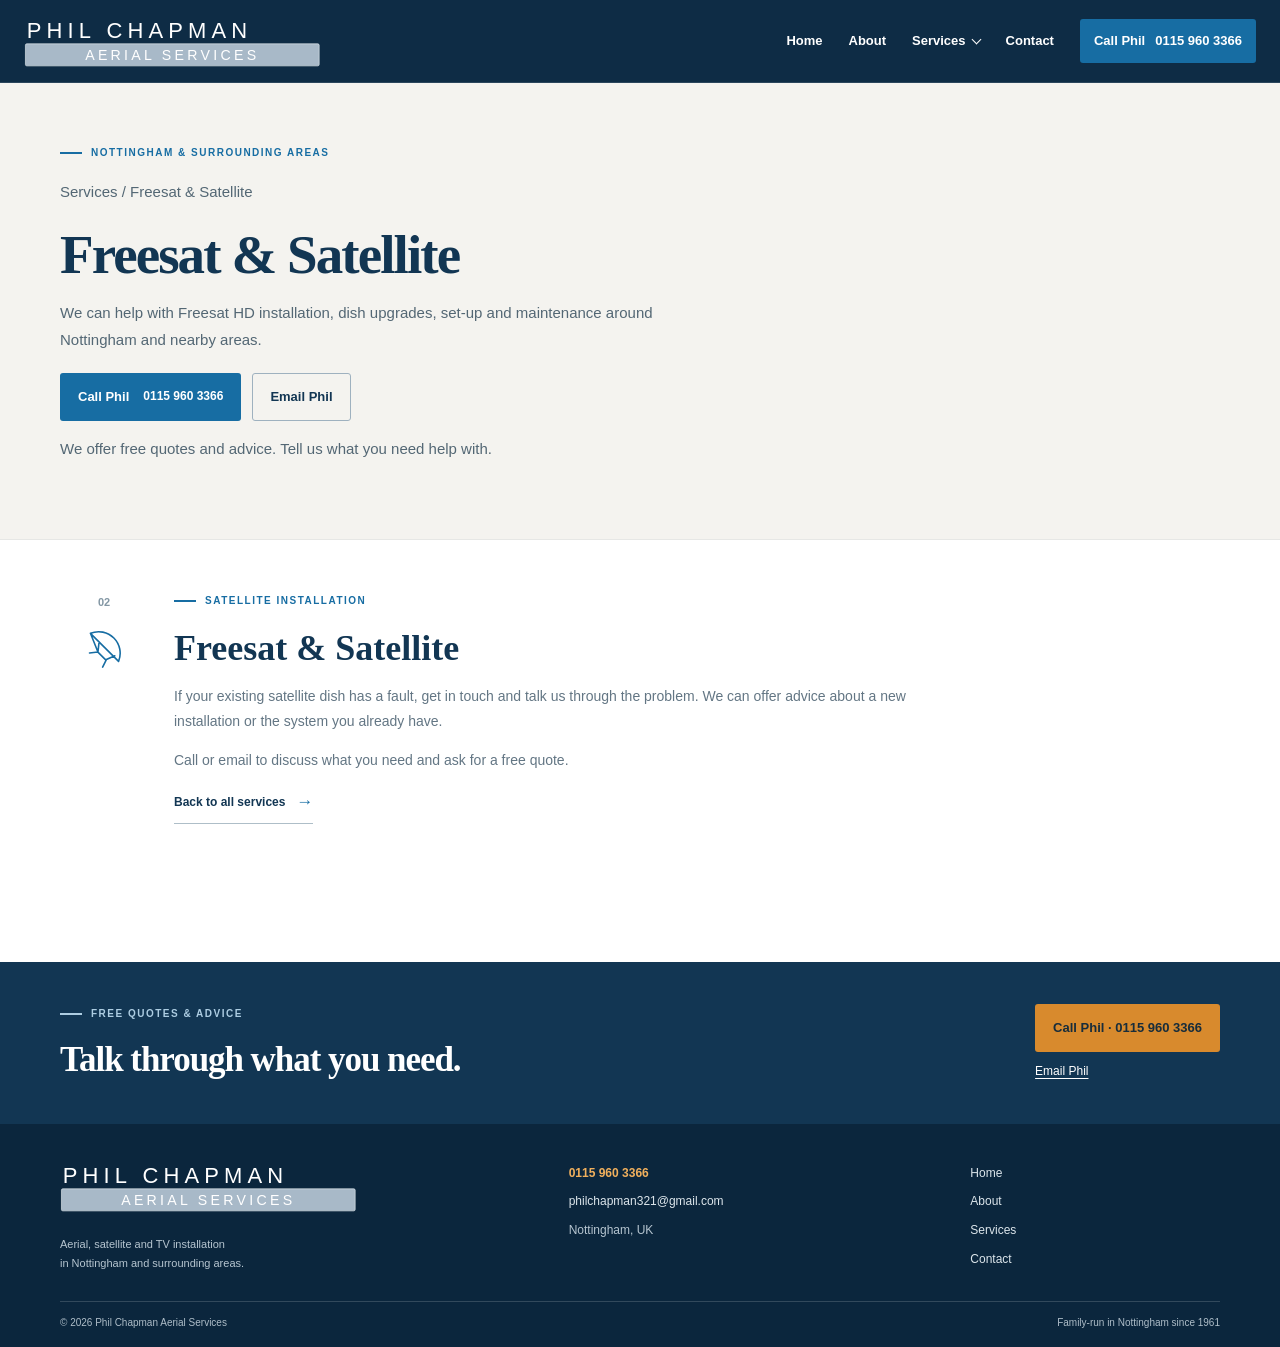
<file: freesat-satellite.html>
<!doctype html>
<html lang="en-GB">
<head>
<meta charset="utf-8"><meta name="viewport" content="width=device-width, initial-scale=1">
<meta name="description" content="We can help with Freesat HD installation, dish upgrades, set-up and maintenance around Nottingham and nearby areas. Free quotes and advice from Phil Chapman in Nottingham.">
<title>Freesat &amp; Satellite | Phil Chapman Aerial Services</title>
<link rel="canonical" href="https://mcb96.github.io/Phil-Chapman-Aerial/freesat-satellite.html">
<meta property="og:title" content="Freesat &amp; Satellite | Phil Chapman Aerial Services"><meta property="og:description" content="We can help with Freesat HD installation, dish upgrades, set-up and maintenance around Nottingham and nearby areas.">
<link rel="stylesheet" href="style.css"><script src="script.js" defer></script>
</head><body>
<a class="skip-link" href="#main">Skip to content</a><header class="site-header"><div class="nav-wrap">
    <a class="brand" href="index.html" aria-label="Phil Chapman Aerial Services home"><img src="phil-chapman-aerial-services-logo.svg" alt="Phil Chapman Aerial Services"></a>
    <button class="menu-toggle" type="button" aria-expanded="false" aria-controls="primary-nav" aria-label="Open navigation"><span></span><span></span></button>
    <nav id="primary-nav" class="primary-nav" aria-label="Main navigation"><a href="index.html">Home</a><a href="about.html">About</a><div class="nav-dropdown"><button class="nav-dropdown-toggle" type="button" aria-expanded="false" aria-controls="services-subnav">Services <span class="nav-caret" aria-hidden="true"></span></button><div class="nav-dropdown-menu" id="services-subnav" role="group" aria-label="Service pages"><a href="services.html">All services</a><a href="freeview-youview.html">Freeview &amp; YouView</a><a href="freesat-satellite.html" aria-current="page">Freesat &amp; Satellite</a><a href="aerial-repairs.html">Aerial Repairs</a><a href="poor-reception.html">Poor Reception &amp; Interference</a><a href="fm-dab-radio.html">FM &amp; DAB Radio</a><a href="tv-installation.html">TV Installation &amp; Set-up</a></div></div><a href="contact.html">Contact</a><a class="nav-phone" href="tel:01159603366">Call Phil <strong>0115 960 3366</strong></a></nav>
  </div></header>
<main id="main"><section class="page-intro"><div class="page-width">
<p class="eyebrow"><span></span> NOTTINGHAM &amp; SURROUNDING AREAS</p><p class="service-breadcrumb"><a href="services.html">Services</a> <span aria-hidden="true">/</span> Freesat &amp; Satellite</p>
<h1>Freesat &amp; Satellite</h1><p>We can help with Freesat HD installation, dish upgrades, set-up and maintenance around Nottingham and nearby areas.</p>
<div class="hero-actions"><a class="button button-primary" href="tel:01159603366">Call Phil <span>0115 960 3366</span></a><a class="button button-secondary" href="mailto:philchapman321@gmail.com">Email Phil</a></div>
<p class="hero-small">We offer free quotes and advice. Tell us what you need help with.</p></div></section>
<section class="section service-details"><div class="page-width"><article class="service-detail">
<div class="detail-aside">02<svg viewBox="0 0 48 48" aria-hidden="true"><path d="M9 11a23 23 0 0 1 30 30L9 11Zm0 0 8 20m0 0 8 8m-8-8-9 1m9-1 1-9m8 17 9-4m-9 4-4 8"/></svg></div><div><p class="eyebrow"><span></span> SATELLITE INSTALLATION</p><h2>Freesat &amp; Satellite</h2><p>If your existing satellite dish has a fault, get in touch and talk us through the problem. We can offer advice about a new installation or the system you already have.</p><p>Call or email to discuss what you need and ask for a free quote.</p><p><a class="text-link" href="services.html">Back to all services <span>→</span></a></p></div>
</article></div></section>
<section class="short-cta"><div class="page-width short-cta-inner"><div><p class="eyebrow eyebrow-light"><span></span> FREE QUOTES &amp; ADVICE</p><h2>Talk through what you need.</h2></div><div class="cta-actions"><a class="button button-amber" href="tel:01159603366">Call Phil · 0115 960 3366</a><a class="cta-email" href="mailto:philchapman321@gmail.com">Email Phil</a></div></div></section></main>
<footer class="site-footer"><div class="page-width footer-main"><div class="footer-branding"><a class="brand" href="index.html"><img src="phil-chapman-aerial-services-logo.svg" alt="Phil Chapman Aerial Services"></a><p>Aerial, satellite and TV installation<br>in Nottingham and surrounding areas.</p></div><div class="footer-contact"><a href="tel:01159603366">0115 960 3366</a><a href="mailto:philchapman321@gmail.com">philchapman321@gmail.com</a><span>Nottingham, UK</span></div><nav class="footer-nav" aria-label="Footer navigation"><a href="index.html">Home</a><a href="about.html">About</a><a href="services.html">Services</a><a href="contact.html">Contact</a></nav></div><div class="page-width footer-bottom"><span>© <span id="year"></span> Phil Chapman Aerial Services</span><span>Family-run in Nottingham since 1961</span></div></footer><a class="mobile-call-bar" href="tel:01159603366" aria-label="Call Phil Chapman Aerial Services on 0115 960 3366"><span>Call Phil</span><strong>0115 960 3366</strong></a>
</body></html>
</file>
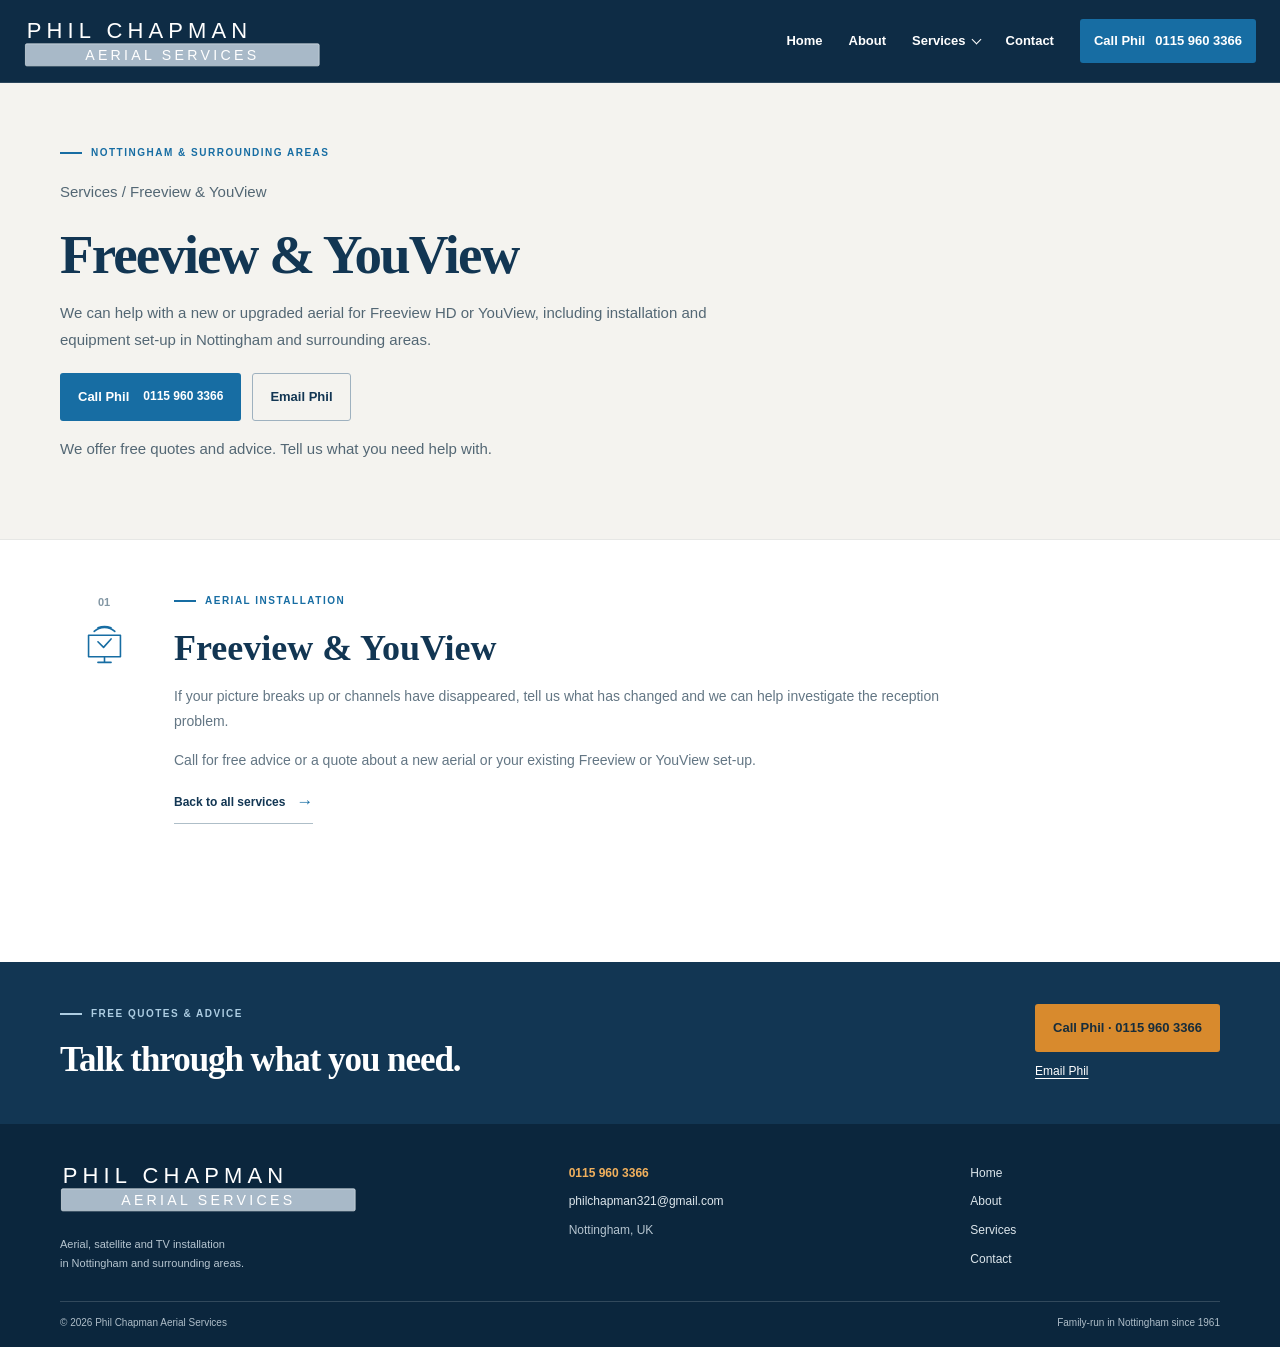
<file: freeview-youview.html>
<!doctype html>
<html lang="en-GB">
<head>
<meta charset="utf-8"><meta name="viewport" content="width=device-width, initial-scale=1">
<meta name="description" content="We can help with a new or upgraded aerial for Freeview HD or YouView, including installation and equipment set-up in Nottingham and surrounding areas. Free quotes and advice from Phil Chapman in Nottingham.">
<title>Freeview &amp; YouView | Phil Chapman Aerial Services</title>
<link rel="canonical" href="https://mcb96.github.io/Phil-Chapman-Aerial/freeview-youview.html">
<meta property="og:title" content="Freeview &amp; YouView | Phil Chapman Aerial Services"><meta property="og:description" content="We can help with a new or upgraded aerial for Freeview HD or YouView, including installation and equipment set-up in Nottingham and surrounding areas.">
<link rel="stylesheet" href="style.css"><script src="script.js" defer></script>
</head><body>
<a class="skip-link" href="#main">Skip to content</a><header class="site-header"><div class="nav-wrap">
    <a class="brand" href="index.html" aria-label="Phil Chapman Aerial Services home"><img src="phil-chapman-aerial-services-logo.svg" alt="Phil Chapman Aerial Services"></a>
    <button class="menu-toggle" type="button" aria-expanded="false" aria-controls="primary-nav" aria-label="Open navigation"><span></span><span></span></button>
    <nav id="primary-nav" class="primary-nav" aria-label="Main navigation"><a href="index.html">Home</a><a href="about.html">About</a><div class="nav-dropdown"><button class="nav-dropdown-toggle" type="button" aria-expanded="false" aria-controls="services-subnav">Services <span class="nav-caret" aria-hidden="true"></span></button><div class="nav-dropdown-menu" id="services-subnav" role="group" aria-label="Service pages"><a href="services.html">All services</a><a href="freeview-youview.html" aria-current="page">Freeview &amp; YouView</a><a href="freesat-satellite.html">Freesat &amp; Satellite</a><a href="aerial-repairs.html">Aerial Repairs</a><a href="poor-reception.html">Poor Reception &amp; Interference</a><a href="fm-dab-radio.html">FM &amp; DAB Radio</a><a href="tv-installation.html">TV Installation &amp; Set-up</a></div></div><a href="contact.html">Contact</a><a class="nav-phone" href="tel:01159603366">Call Phil <strong>0115 960 3366</strong></a></nav>
  </div></header>
<main id="main"><section class="page-intro"><div class="page-width">
<p class="eyebrow"><span></span> NOTTINGHAM &amp; SURROUNDING AREAS</p><p class="service-breadcrumb"><a href="services.html">Services</a> <span aria-hidden="true">/</span> Freeview &amp; YouView</p>
<h1>Freeview &amp; YouView</h1><p>We can help with a new or upgraded aerial for Freeview HD or YouView, including installation and equipment set-up in Nottingham and surrounding areas.</p>
<div class="hero-actions"><a class="button button-primary" href="tel:01159603366">Call Phil <span>0115 960 3366</span></a><a class="button button-secondary" href="mailto:philchapman321@gmail.com">Email Phil</a></div>
<p class="hero-small">We offer free quotes and advice. Tell us what you need help with.</p></div></section>
<section class="section service-details"><div class="page-width"><article class="service-detail">
<div class="detail-aside">01<svg viewBox="0 0 48 48" aria-hidden="true"><path d="M7 13h34v23H7zM17 42h14m-7-6v6M17 20l6 6 8-9"/><path d="M13 9a16 16 0 0 1 22 0M17 5a22 22 0 0 1 14 0"/></svg></div><div><p class="eyebrow"><span></span> AERIAL INSTALLATION</p><h2>Freeview &amp; YouView</h2><p>If your picture breaks up or channels have disappeared, tell us what has changed and we can help investigate the reception problem.</p><p>Call for free advice or a quote about a new aerial or your existing Freeview or YouView set-up.</p><p><a class="text-link" href="services.html">Back to all services <span>→</span></a></p></div>
</article></div></section>
<section class="short-cta"><div class="page-width short-cta-inner"><div><p class="eyebrow eyebrow-light"><span></span> FREE QUOTES &amp; ADVICE</p><h2>Talk through what you need.</h2></div><div class="cta-actions"><a class="button button-amber" href="tel:01159603366">Call Phil · 0115 960 3366</a><a class="cta-email" href="mailto:philchapman321@gmail.com">Email Phil</a></div></div></section></main>
<footer class="site-footer"><div class="page-width footer-main"><div class="footer-branding"><a class="brand" href="index.html"><img src="phil-chapman-aerial-services-logo.svg" alt="Phil Chapman Aerial Services"></a><p>Aerial, satellite and TV installation<br>in Nottingham and surrounding areas.</p></div><div class="footer-contact"><a href="tel:01159603366">0115 960 3366</a><a href="mailto:philchapman321@gmail.com">philchapman321@gmail.com</a><span>Nottingham, UK</span></div><nav class="footer-nav" aria-label="Footer navigation"><a href="index.html">Home</a><a href="about.html">About</a><a href="services.html">Services</a><a href="contact.html">Contact</a></nav></div><div class="page-width footer-bottom"><span>© <span id="year"></span> Phil Chapman Aerial Services</span><span>Family-run in Nottingham since 1961</span></div></footer><a class="mobile-call-bar" href="tel:01159603366" aria-label="Call Phil Chapman Aerial Services on 0115 960 3366"><span>Call Phil</span><strong>0115 960 3366</strong></a>
</body></html>
</file>
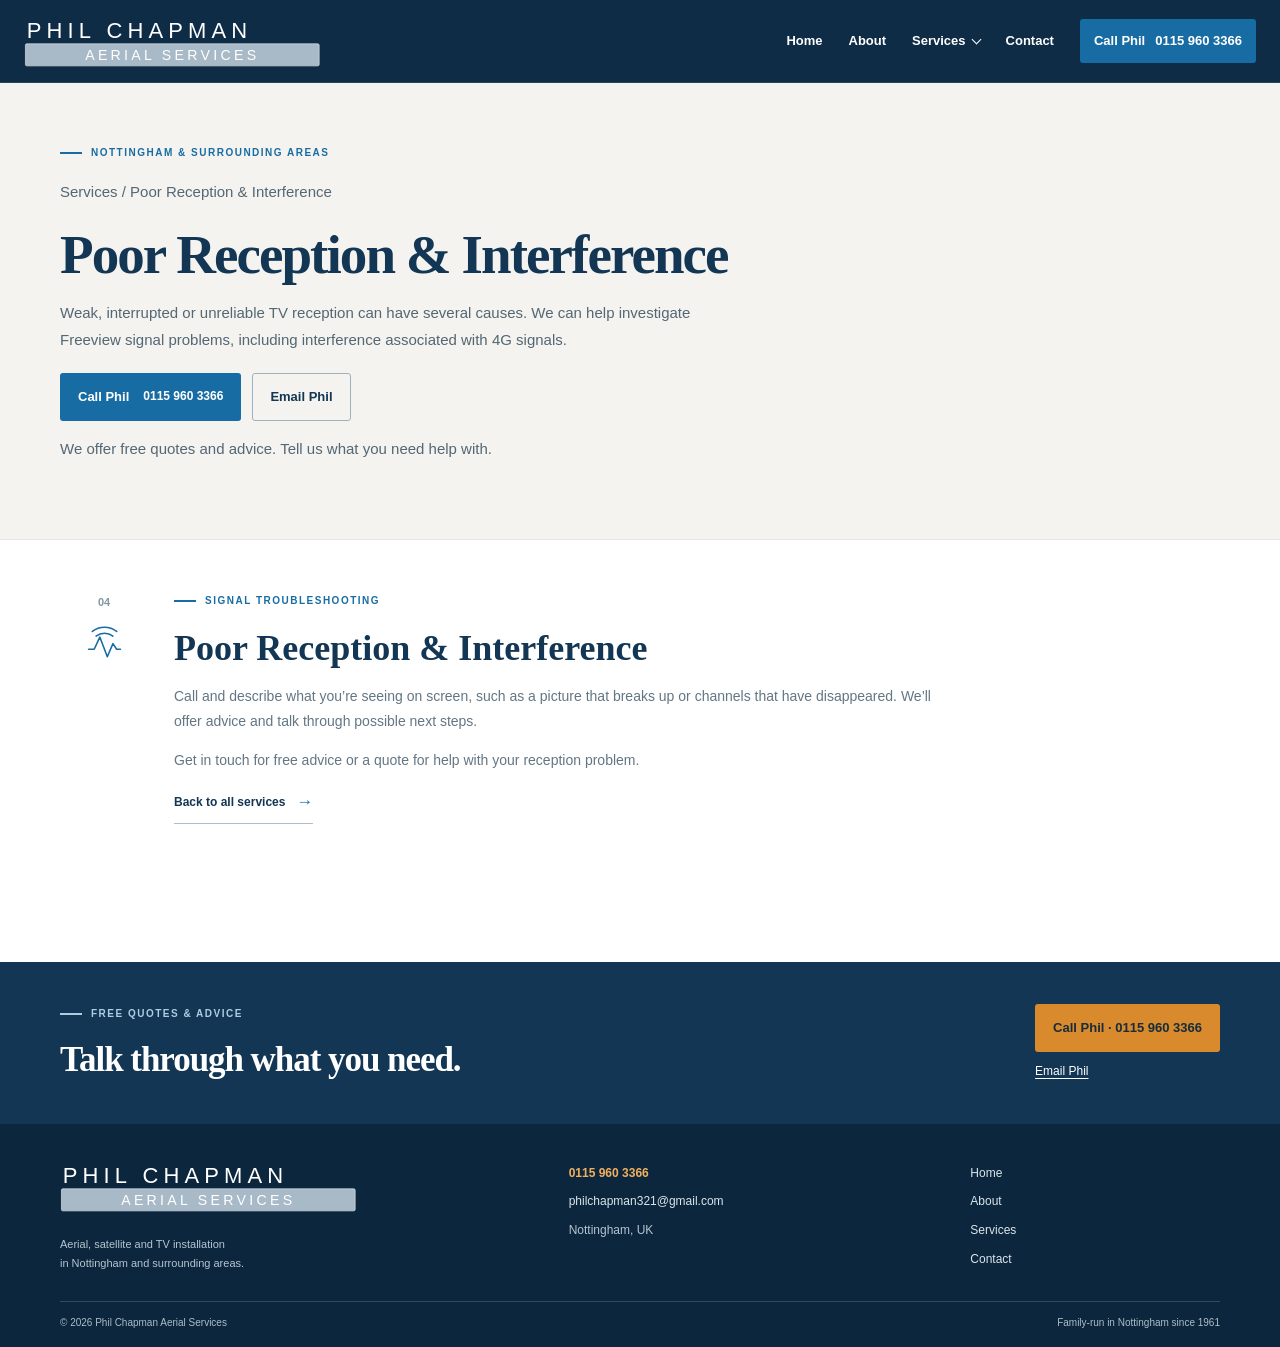
<file: poor-reception.html>
<!doctype html>
<html lang="en-GB">
<head>
<meta charset="utf-8"><meta name="viewport" content="width=device-width, initial-scale=1">
<meta name="description" content="Weak, interrupted or unreliable TV reception can have several causes. We can help investigate Freeview signal problems, including interference associated with 4G signals. Free quotes and advice from Phil Chapman in Nottingham.">
<title>Poor Reception &amp; Interference | Phil Chapman Aerial Services</title>
<link rel="canonical" href="https://mcb96.github.io/Phil-Chapman-Aerial/poor-reception.html">
<meta property="og:title" content="Poor Reception &amp; Interference | Phil Chapman Aerial Services"><meta property="og:description" content="Weak, interrupted or unreliable TV reception can have several causes. We can help investigate Freeview signal problems, including interference associated with 4G signals.">
<link rel="stylesheet" href="style.css"><script src="script.js" defer></script>
</head><body>
<a class="skip-link" href="#main">Skip to content</a><header class="site-header"><div class="nav-wrap">
    <a class="brand" href="index.html" aria-label="Phil Chapman Aerial Services home"><img src="phil-chapman-aerial-services-logo.svg" alt="Phil Chapman Aerial Services"></a>
    <button class="menu-toggle" type="button" aria-expanded="false" aria-controls="primary-nav" aria-label="Open navigation"><span></span><span></span></button>
    <nav id="primary-nav" class="primary-nav" aria-label="Main navigation"><a href="index.html">Home</a><a href="about.html">About</a><div class="nav-dropdown"><button class="nav-dropdown-toggle" type="button" aria-expanded="false" aria-controls="services-subnav">Services <span class="nav-caret" aria-hidden="true"></span></button><div class="nav-dropdown-menu" id="services-subnav" role="group" aria-label="Service pages"><a href="services.html">All services</a><a href="freeview-youview.html">Freeview &amp; YouView</a><a href="freesat-satellite.html">Freesat &amp; Satellite</a><a href="aerial-repairs.html">Aerial Repairs</a><a href="poor-reception.html" aria-current="page">Poor Reception &amp; Interference</a><a href="fm-dab-radio.html">FM &amp; DAB Radio</a><a href="tv-installation.html">TV Installation &amp; Set-up</a></div></div><a href="contact.html">Contact</a><a class="nav-phone" href="tel:01159603366">Call Phil <strong>0115 960 3366</strong></a></nav>
  </div></header>
<main id="main"><section class="page-intro"><div class="page-width">
<p class="eyebrow"><span></span> NOTTINGHAM &amp; SURROUNDING AREAS</p><p class="service-breadcrumb"><a href="services.html">Services</a> <span aria-hidden="true">/</span> Poor Reception &amp; Interference</p>
<h1>Poor Reception &amp; Interference</h1><p>Weak, interrupted or unreliable TV reception can have several causes. We can help investigate Freeview signal problems, including interference associated with 4G signals.</p>
<div class="hero-actions"><a class="button button-primary" href="tel:01159603366">Call Phil <span>0115 960 3366</span></a><a class="button button-secondary" href="mailto:philchapman321@gmail.com">Email Phil</a></div>
<p class="hero-small">We offer free quotes and advice. Tell us what you need help with.</p></div></section>
<section class="section service-details"><div class="page-width"><article class="service-detail">
<div class="detail-aside">04<svg viewBox="0 0 48 48" aria-hidden="true"><path d="M7 28h6l6-13 8 21 6-14 4 6h4"/><path d="M11 9a21 21 0 0 1 26 0M15 14a15 15 0 0 1 18 0"/></svg></div><div><p class="eyebrow"><span></span> SIGNAL TROUBLESHOOTING</p><h2>Poor Reception &amp; Interference</h2><p>Call and describe what you’re seeing on screen, such as a picture that breaks up or channels that have disappeared. We’ll offer advice and talk through possible next steps.</p><p>Get in touch for free advice or a quote for help with your reception problem.</p><p><a class="text-link" href="services.html">Back to all services <span>→</span></a></p></div>
</article></div></section>
<section class="short-cta"><div class="page-width short-cta-inner"><div><p class="eyebrow eyebrow-light"><span></span> FREE QUOTES &amp; ADVICE</p><h2>Talk through what you need.</h2></div><div class="cta-actions"><a class="button button-amber" href="tel:01159603366">Call Phil · 0115 960 3366</a><a class="cta-email" href="mailto:philchapman321@gmail.com">Email Phil</a></div></div></section></main>
<footer class="site-footer"><div class="page-width footer-main"><div class="footer-branding"><a class="brand" href="index.html"><img src="phil-chapman-aerial-services-logo.svg" alt="Phil Chapman Aerial Services"></a><p>Aerial, satellite and TV installation<br>in Nottingham and surrounding areas.</p></div><div class="footer-contact"><a href="tel:01159603366">0115 960 3366</a><a href="mailto:philchapman321@gmail.com">philchapman321@gmail.com</a><span>Nottingham, UK</span></div><nav class="footer-nav" aria-label="Footer navigation"><a href="index.html">Home</a><a href="about.html">About</a><a href="services.html">Services</a><a href="contact.html">Contact</a></nav></div><div class="page-width footer-bottom"><span>© <span id="year"></span> Phil Chapman Aerial Services</span><span>Family-run in Nottingham since 1961</span></div></footer><a class="mobile-call-bar" href="tel:01159603366" aria-label="Call Phil Chapman Aerial Services on 0115 960 3366"><span>Call Phil</span><strong>0115 960 3366</strong></a>
</body></html>
</file>
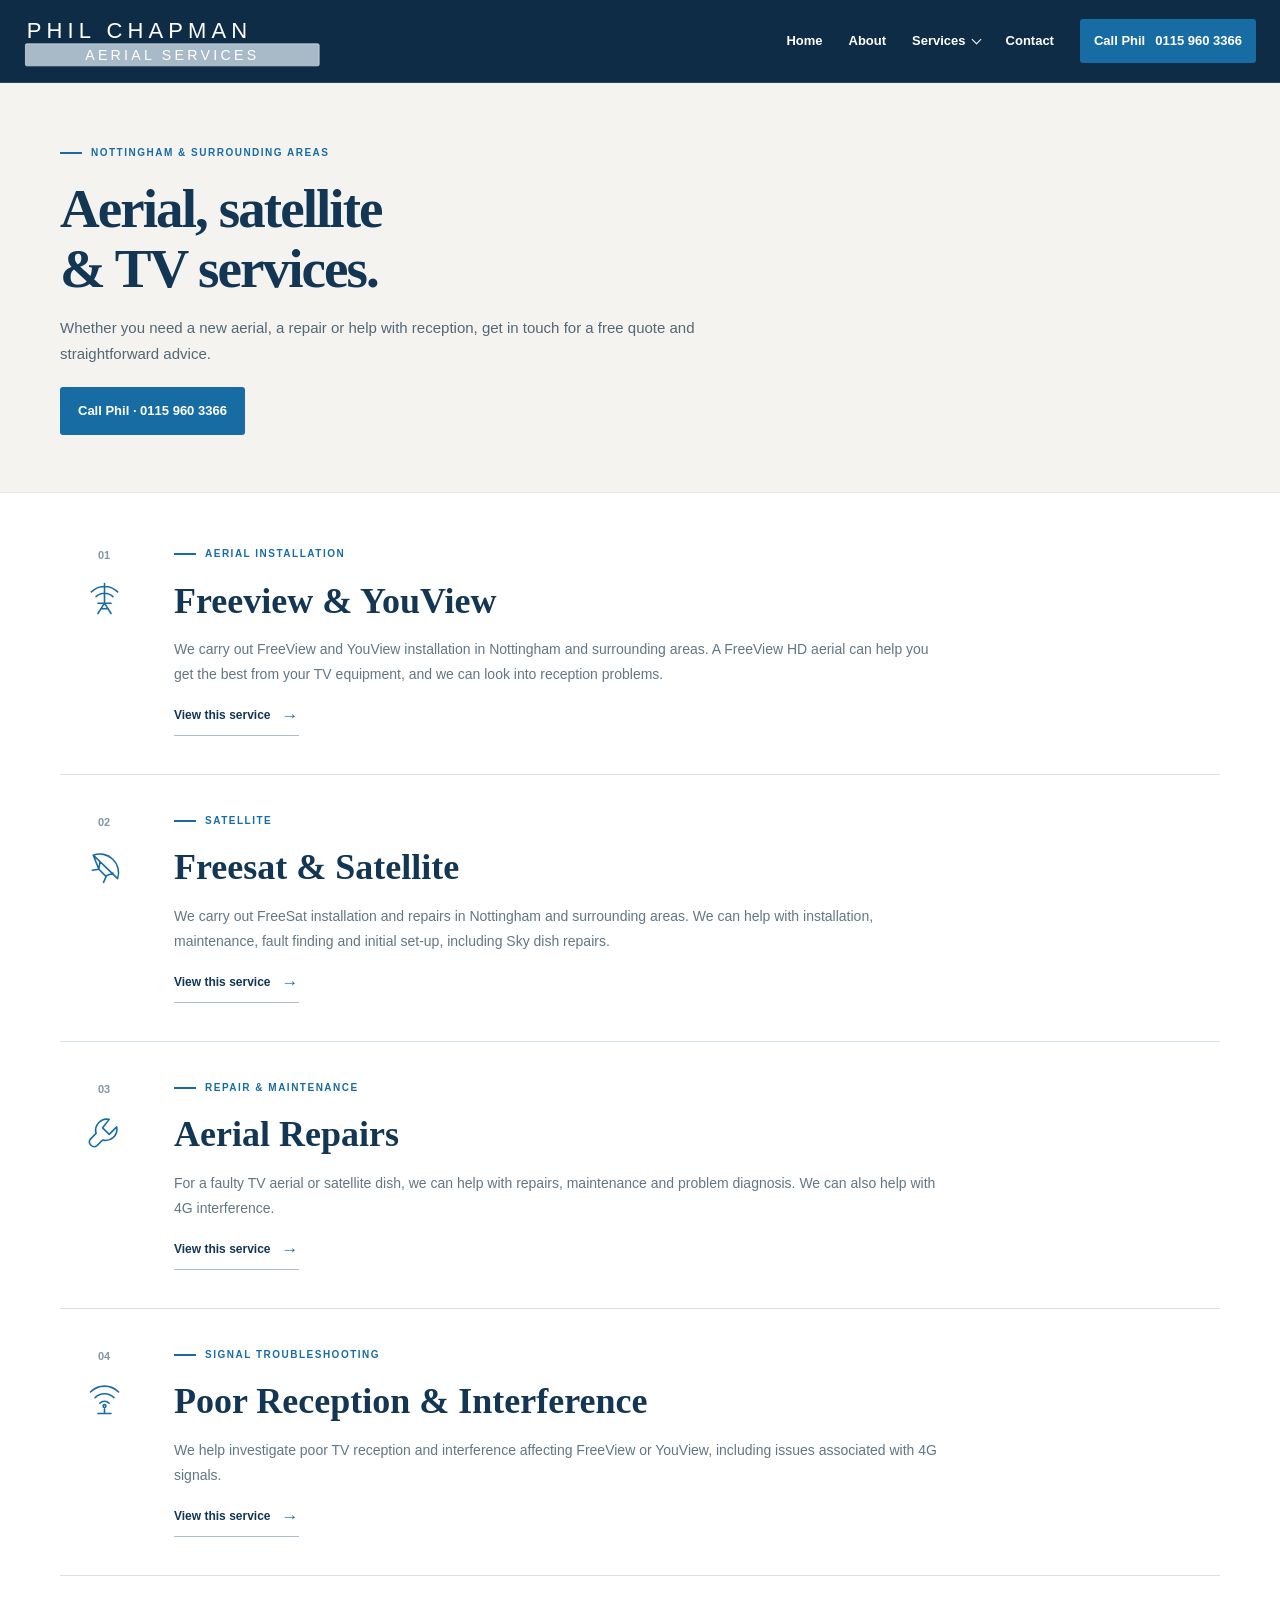
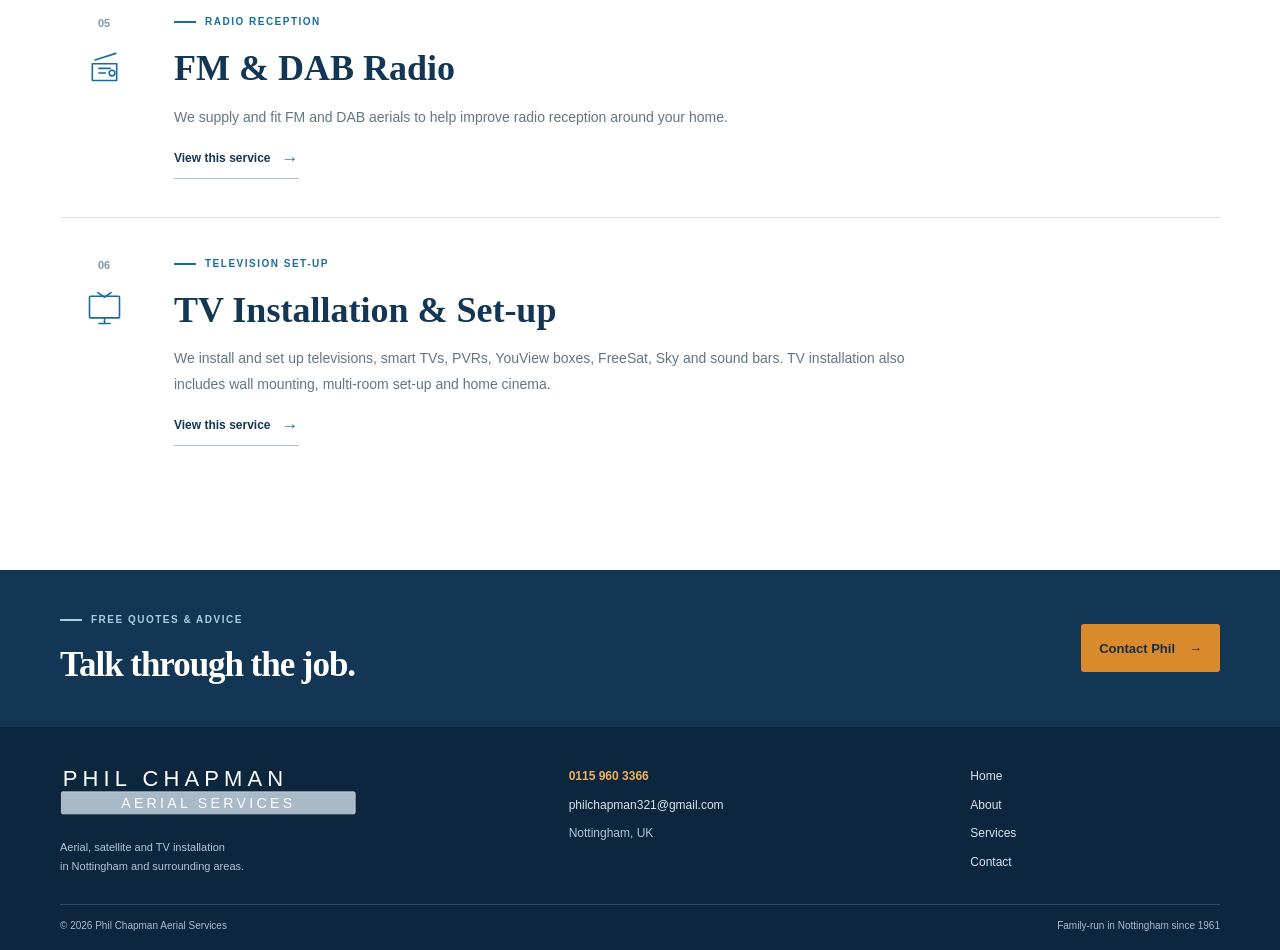
<file: services.html>
<!doctype html>
<html lang="en-GB">
<head>
  <meta charset="utf-8">
  <meta name="viewport" content="width=device-width, initial-scale=1">
  <meta name="description" content="Aerial repairs, Freeview and Freesat installation, signal troubleshooting, FM and DAB aerials, and TV set-up in Nottingham. Free quotes and advice from Phil Chapman.">
  <title>TV Aerial, Satellite &amp; TV Services | Nottingham | Phil Chapman</title>
  <link rel="canonical" href="https://mcb96.github.io/Phil-Chapman-Aerial/services.html">
  <meta property="og:title" content="Aerial &amp; TV Services in Nottingham | Phil Chapman">
  <meta property="og:description" content="We can help with aerial installation and repairs, satellite services and TV set-up in Nottingham. Free quotes and advice.">
  <link rel="stylesheet" href="style.css">
  <script src="script.js" defer></script>
</head>
<body>
  <a class="skip-link" href="#main">Skip to content</a>
  <header class="site-header"><div class="nav-wrap">
    <a class="brand" href="index.html" aria-label="Phil Chapman Aerial Services home"><img src="phil-chapman-aerial-services-logo.svg" alt="Phil Chapman Aerial Services"></a>
    <button class="menu-toggle" type="button" aria-expanded="false" aria-controls="primary-nav" aria-label="Open navigation"><span></span><span></span></button>
    <nav id="primary-nav" class="primary-nav" aria-label="Main navigation"><a href="index.html">Home</a><a href="about.html">About</a><div class="nav-dropdown"><button class="nav-dropdown-toggle" type="button" aria-expanded="false" aria-controls="services-subnav">Services <span class="nav-caret" aria-hidden="true"></span></button><div class="nav-dropdown-menu" id="services-subnav" role="group" aria-label="Service pages"><a href="services.html" aria-current="page">All services</a><a href="freeview-youview.html">Freeview &amp; YouView</a><a href="freesat-satellite.html">Freesat &amp; Satellite</a><a href="aerial-repairs.html">Aerial Repairs</a><a href="poor-reception.html">Poor Reception &amp; Interference</a><a href="fm-dab-radio.html">FM &amp; DAB Radio</a><a href="tv-installation.html">TV Installation &amp; Set-up</a></div></div><a href="contact.html">Contact</a><a class="nav-phone" href="tel:01159603366">Call Phil <strong>0115 960 3366</strong></a></nav>
  </div></header>
  <main id="main">
    <section class="page-intro"><div class="page-width"><p class="eyebrow"><span></span> NOTTINGHAM &amp; SURROUNDING AREAS</p><h1>Aerial, satellite<br>&amp; TV services.</h1><p>Whether you need a new aerial, a repair or help with reception, get in touch for a free quote and straightforward advice.</p><a class="button button-primary" href="tel:01159603366">Call Phil · 0115 960 3366</a></div></section>
    <section class="section service-details"><div class="page-width">
      <article class="service-detail" id="freeview"><div class="detail-aside"><span>01</span><svg viewBox="0 0 48 48" aria-hidden="true"><path d="M24 8v21M17 29h14M20 35h8M24 29l-7 11m7-11 7 11M10 17a20 20 0 0 1 28 0M15 22a13 13 0 0 1 18 0"/></svg></div><div><p class="eyebrow"><span></span> AERIAL INSTALLATION</p><h2>Freeview &amp; YouView</h2><p>We carry out FreeView and YouView installation in Nottingham and surrounding areas. A FreeView HD aerial can help you get the best from your TV equipment, and we can look into reception problems.</p><a class="text-link" href="freeview-youview.html">View this service <span>→</span></a></div></article>
      <article class="service-detail" id="freesat"><div class="detail-aside"><span>02</span><svg viewBox="0 0 48 48" aria-hidden="true"><path d="M12 13a20 20 0 0 1 26 25L12 13Zm0 0 6 15m0 0 7 7m-7-7-7 1m7-1 1-7m7 14 7-3m-7 3-3 7"/></svg></div><div><p class="eyebrow"><span></span> SATELLITE</p><h2>Freesat &amp; Satellite</h2><p>We carry out FreeSat installation and repairs in Nottingham and surrounding areas. We can help with installation, maintenance, fault finding and initial set-up, including Sky dish repairs.</p><a class="text-link" href="freesat-satellite.html">View this service <span>→</span></a></div></article>
      <article class="service-detail" id="repairs"><div class="detail-aside"><span>03</span><svg viewBox="0 0 48 48" aria-hidden="true"><path d="M29 10a12 12 0 0 0-14 15L9 31a5 5 0 0 0 7 7l6-6a12 12 0 0 0 15-14l-8 8-7-7 7-9Z"/></svg></div><div><p class="eyebrow"><span></span> REPAIR &amp; MAINTENANCE</p><h2>Aerial Repairs</h2><p>For a faulty TV aerial or satellite dish, we can help with repairs, maintenance and problem diagnosis. We can also help with 4G interference.</p><a class="text-link" href="aerial-repairs.html">View this service <span>→</span></a></div></article>
      <article class="service-detail" id="reception"><div class="detail-aside"><span>04</span><svg viewBox="0 0 48 48" aria-hidden="true"><path d="M24 34v5m-7 0h14M19 28a7 7 0 0 1 10 0m-15-6a14 14 0 0 1 20 0m-25-6a21 21 0 0 1 30 0"/><circle cx="24" cy="31" r="1.5"/></svg></div><div><p class="eyebrow"><span></span> SIGNAL TROUBLESHOOTING</p><h2>Poor Reception &amp; Interference</h2><p>We help investigate poor TV reception and interference affecting FreeView or YouView, including issues associated with 4G signals.</p><a class="text-link" href="poor-reception.html">View this service <span>→</span></a></div></article>
      <article class="service-detail" id="radio"><div class="detail-aside"><span>05</span><svg viewBox="0 0 48 48" aria-hidden="true"><path d="M11 21h26v18H11zM14 17l22-7M18 26h12M18 31h7"/><circle cx="32" cy="31" r="3"/></svg></div><div><p class="eyebrow"><span></span> RADIO RECEPTION</p><h2>FM &amp; DAB Radio</h2><p>We supply and fit FM and DAB aerials to help improve radio reception around your home.</p><a class="text-link" href="fm-dab-radio.html">View this service <span>→</span></a></div></article>
      <article class="service-detail" id="tv-installation"><div class="detail-aside"><span>06</span><svg viewBox="0 0 48 48" aria-hidden="true"><rect x="8" y="11" width="32" height="23" rx="1"/><path d="M18 40h12m-6-6v6M17 7l7 5 7-5"/></svg></div><div><p class="eyebrow"><span></span> TELEVISION SET-UP</p><h2>TV Installation &amp; Set-up</h2><p>We install and set up televisions, smart TVs, PVRs, YouView boxes, FreeSat, Sky and sound bars. TV installation also includes wall mounting, multi-room set-up and home cinema.</p><a class="text-link" href="tv-installation.html">View this service <span>→</span></a></div></article>
    </div></section>
    <section class="short-cta"><div class="page-width short-cta-inner"><div><p class="eyebrow eyebrow-light"><span></span> FREE QUOTES &amp; ADVICE</p><h2>Talk through the job.</h2></div><a class="button button-amber" href="contact.html">Contact Phil <span>→</span></a></div></section>
  </main>
  <footer class="site-footer"><div class="page-width footer-main"><div class="footer-branding"><a class="brand" href="index.html"><img src="phil-chapman-aerial-services-logo.svg" alt="Phil Chapman Aerial Services"></a><p>Aerial, satellite and TV installation<br>in Nottingham and surrounding areas.</p></div><div class="footer-contact"><a href="tel:01159603366">0115 960 3366</a><a href="mailto:philchapman321@gmail.com">philchapman321@gmail.com</a><span>Nottingham, UK</span></div><nav class="footer-nav" aria-label="Footer navigation"><a href="index.html">Home</a><a href="about.html">About</a><a href="services.html">Services</a><a href="contact.html">Contact</a></nav></div><div class="page-width footer-bottom"><span>© <span id="year"></span> Phil Chapman Aerial Services</span><span>Family-run in Nottingham since 1961</span></div></footer>
<a class="mobile-call-bar" href="tel:01159603366" aria-label="Call Phil Chapman Aerial Services on 0115 960 3366"><span>Call Phil</span><strong>0115 960 3366</strong></a>
</body>
</html>
</file>
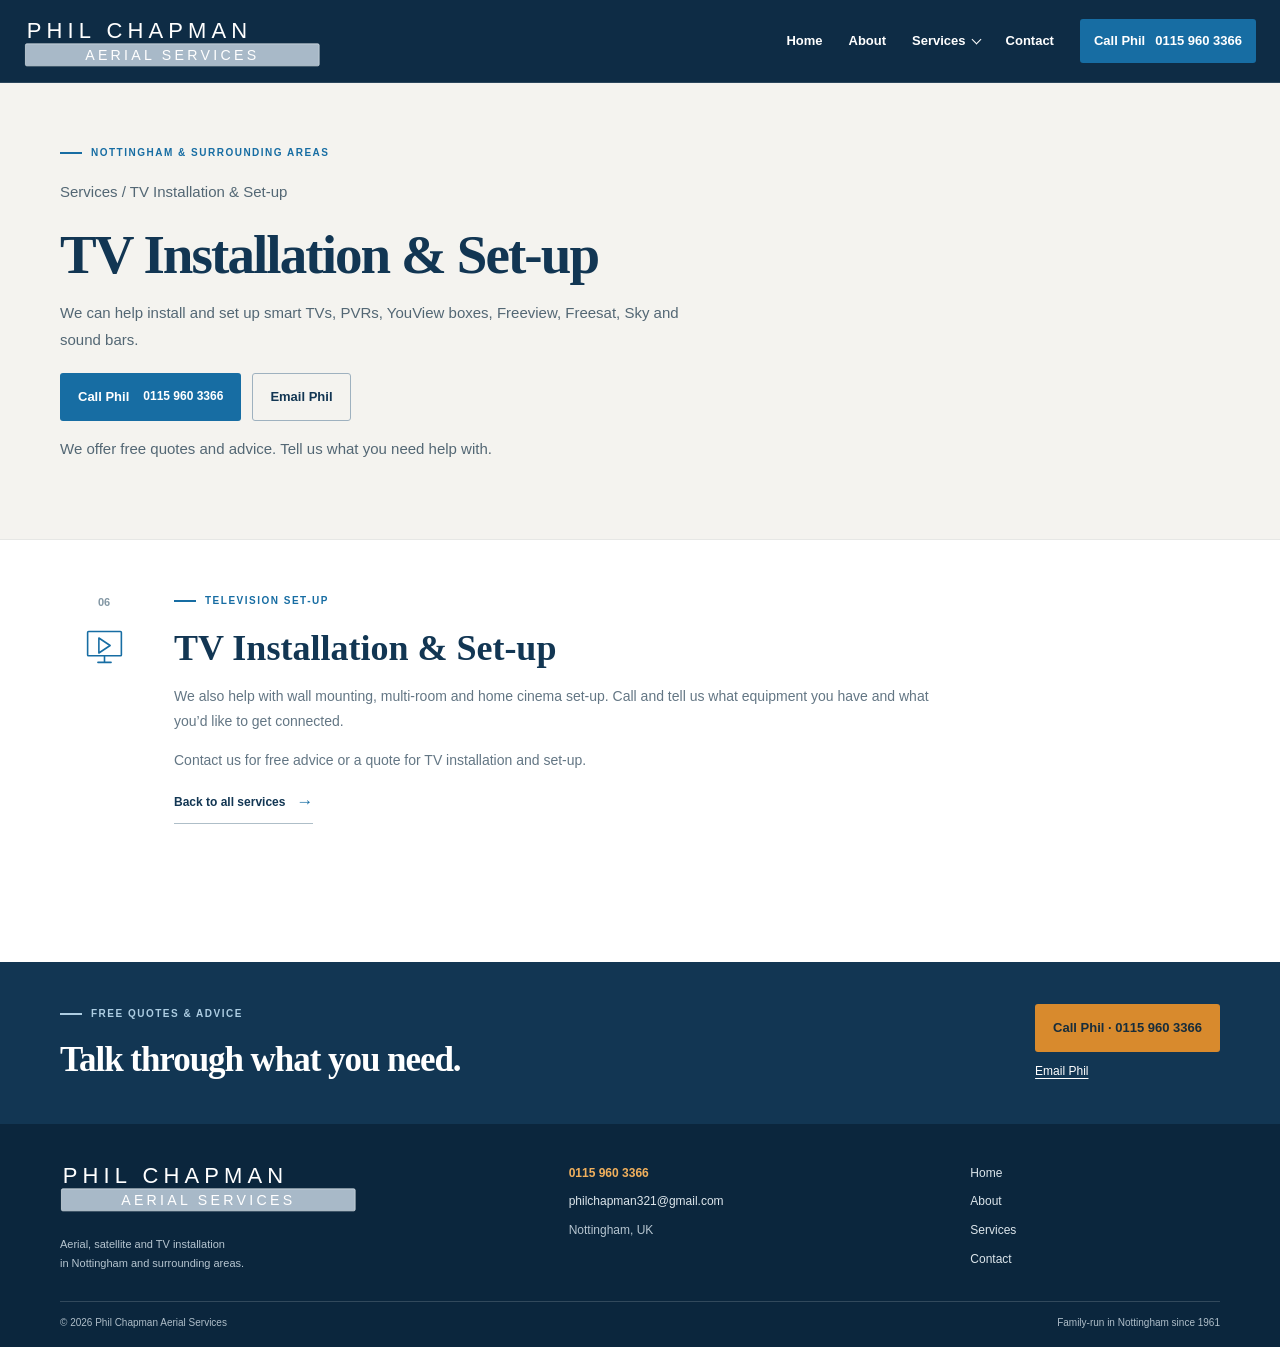
<file: tv-installation.html>
<!doctype html>
<html lang="en-GB">
<head>
<meta charset="utf-8"><meta name="viewport" content="width=device-width, initial-scale=1">
<meta name="description" content="We can help install and set up smart TVs, PVRs, YouView boxes, Freeview, Freesat, Sky and sound bars. Free quotes and advice from Phil Chapman in Nottingham.">
<title>TV Installation &amp; Set-up | Phil Chapman Aerial Services</title>
<link rel="canonical" href="https://mcb96.github.io/Phil-Chapman-Aerial/tv-installation.html">
<meta property="og:title" content="TV Installation &amp; Set-up | Phil Chapman Aerial Services"><meta property="og:description" content="We can help install and set up smart TVs, PVRs, YouView boxes, Freeview, Freesat, Sky and sound bars.">
<link rel="stylesheet" href="style.css"><script src="script.js" defer></script>
</head><body>
<a class="skip-link" href="#main">Skip to content</a><header class="site-header"><div class="nav-wrap">
    <a class="brand" href="index.html" aria-label="Phil Chapman Aerial Services home"><img src="phil-chapman-aerial-services-logo.svg" alt="Phil Chapman Aerial Services"></a>
    <button class="menu-toggle" type="button" aria-expanded="false" aria-controls="primary-nav" aria-label="Open navigation"><span></span><span></span></button>
    <nav id="primary-nav" class="primary-nav" aria-label="Main navigation"><a href="index.html">Home</a><a href="about.html">About</a><div class="nav-dropdown"><button class="nav-dropdown-toggle" type="button" aria-expanded="false" aria-controls="services-subnav">Services <span class="nav-caret" aria-hidden="true"></span></button><div class="nav-dropdown-menu" id="services-subnav" role="group" aria-label="Service pages"><a href="services.html">All services</a><a href="freeview-youview.html">Freeview &amp; YouView</a><a href="freesat-satellite.html">Freesat &amp; Satellite</a><a href="aerial-repairs.html">Aerial Repairs</a><a href="poor-reception.html">Poor Reception &amp; Interference</a><a href="fm-dab-radio.html">FM &amp; DAB Radio</a><a href="tv-installation.html" aria-current="page">TV Installation &amp; Set-up</a></div></div><a href="contact.html">Contact</a><a class="nav-phone" href="tel:01159603366">Call Phil <strong>0115 960 3366</strong></a></nav>
  </div></header>
<main id="main"><section class="page-intro"><div class="page-width">
<p class="eyebrow"><span></span> NOTTINGHAM &amp; SURROUNDING AREAS</p><p class="service-breadcrumb"><a href="services.html">Services</a> <span aria-hidden="true">/</span> TV Installation &amp; Set-up</p>
<h1>TV Installation &amp; Set-up</h1><p>We can help install and set up smart TVs, PVRs, YouView boxes, Freeview, Freesat, Sky and sound bars.</p>
<div class="hero-actions"><a class="button button-primary" href="tel:01159603366">Call Phil <span>0115 960 3366</span></a><a class="button button-secondary" href="mailto:philchapman321@gmail.com">Email Phil</a></div>
<p class="hero-small">We offer free quotes and advice. Tell us what you need help with.</p></div></section>
<section class="section service-details"><div class="page-width"><article class="service-detail">
<div class="detail-aside">06<svg viewBox="0 0 48 48" aria-hidden="true"><rect x="6" y="9" width="36" height="26" rx="1"/><path d="M17 42h14m-7-7v7m-6-26 12 8-12 8z"/></svg></div><div><p class="eyebrow"><span></span> TELEVISION SET-UP</p><h2>TV Installation &amp; Set-up</h2><p>We also help with wall mounting, multi-room and home cinema set-up. Call and tell us what equipment you have and what you’d like to get connected.</p><p>Contact us for free advice or a quote for TV installation and set-up.</p><p><a class="text-link" href="services.html">Back to all services <span>→</span></a></p></div>
</article></div></section>
<section class="short-cta"><div class="page-width short-cta-inner"><div><p class="eyebrow eyebrow-light"><span></span> FREE QUOTES &amp; ADVICE</p><h2>Talk through what you need.</h2></div><div class="cta-actions"><a class="button button-amber" href="tel:01159603366">Call Phil · 0115 960 3366</a><a class="cta-email" href="mailto:philchapman321@gmail.com">Email Phil</a></div></div></section></main>
<footer class="site-footer"><div class="page-width footer-main"><div class="footer-branding"><a class="brand" href="index.html"><img src="phil-chapman-aerial-services-logo.svg" alt="Phil Chapman Aerial Services"></a><p>Aerial, satellite and TV installation<br>in Nottingham and surrounding areas.</p></div><div class="footer-contact"><a href="tel:01159603366">0115 960 3366</a><a href="mailto:philchapman321@gmail.com">philchapman321@gmail.com</a><span>Nottingham, UK</span></div><nav class="footer-nav" aria-label="Footer navigation"><a href="index.html">Home</a><a href="about.html">About</a><a href="services.html">Services</a><a href="contact.html">Contact</a></nav></div><div class="page-width footer-bottom"><span>© <span id="year"></span> Phil Chapman Aerial Services</span><span>Family-run in Nottingham since 1961</span></div></footer><a class="mobile-call-bar" href="tel:01159603366" aria-label="Call Phil Chapman Aerial Services on 0115 960 3366"><span>Call Phil</span><strong>0115 960 3366</strong></a>
</body></html>
</file>
<file: style.css>
:root{--navy:#123653;--navy-deep:#0e2c45;--blue:#176da3;--blue-soft:#e4f0f7;--amber:#d88a2d;--ink:#233746;--muted:#637684;--line:#d7e0e6;--paper:#f4f3ef;--white:#fff;--serif:Georgia,"Times New Roman",serif;--sans:Arial,Helvetica,sans-serif;--max:1160px}
*{box-sizing:border-box}html{scroll-behavior:smooth;scroll-padding-top:88px}body{margin:0;color:var(--ink);background:#fff;font:16px/1.65 var(--sans);-webkit-font-smoothing:antialiased}a{color:inherit;text-decoration:none}button,input,textarea,select{font:inherit}.page-width{width:min(var(--max),calc(100% - 56px));margin-inline:auto}.skip-link{position:absolute;top:-60px;left:12px;padding:10px 15px;background:#fff;color:var(--navy);z-index:50}.skip-link:focus{top:10px}
.site-header{position:sticky;top:0;z-index:20;background:var(--navy-deep);border-bottom:1px solid rgba(255,255,255,.12)}.nav-wrap{width:min(1280px,calc(100% - 48px));min-height:82px;margin:auto;display:flex;align-items:center;justify-content:space-between;gap:24px}.brand{display:inline-flex;align-items:center;flex:0 0 auto}.brand img{display:block;width:298px;height:auto}.primary-nav{display:flex;align-items:center;gap:26px;color:#fff;font-size:13px;font-weight:600}.primary-nav>a:not(.nav-phone){padding:8px 0;transition:color .18s}.primary-nav>a:not(.nav-phone):hover,.primary-nav>a[aria-current=page]{color:#d5e8f5}.primary-nav>a[aria-current=page]{text-decoration:underline;text-underline-offset:6px}.nav-phone{display:flex;align-items:center;gap:10px;padding:11px 14px;background:var(--blue);color:#fff;border-radius:3px;white-space:nowrap;transition:background .18s}.nav-phone:hover{background:#145984}.nav-phone strong{font-size:13px}.menu-toggle{display:none}
.hero{background:var(--paper);padding:47px 0 42px}.hero-grid{display:grid;grid-template-columns:1.02fr .98fr;gap:46px;align-items:center}.hero-copy{max-width:560px}.eyebrow{display:flex;align-items:center;gap:9px;margin:0 0 17px;color:var(--blue);font-size:10px;font-weight:700;letter-spacing:.15em}.eyebrow>span{width:22px;height:2px;background:currentColor;flex:none}.hero h1,.page-intro h1{margin:0;color:var(--navy);font:700 clamp(38px,4.35vw,58px)/1.1 var(--serif);letter-spacing:-.035em}.hero-intro{max-width:500px;margin:21px 0 24px;color:#445965;font-size:17px;line-height:1.65}.hero-actions{display:flex;flex-wrap:wrap;gap:11px}.button{min-height:48px;display:inline-flex;align-items:center;justify-content:center;gap:14px;padding:0 17px;border:1px solid transparent;border-radius:3px;font-size:13px;font-weight:700;transition:transform .18s,background .18s,color .18s,border-color .18s}.button:hover{transform:translateY(-1px)}.button-primary{background:var(--blue);color:#fff}.button-primary:hover{background:#145984}.button-amber:hover{background:#e7a44d}.button-primary span{font-size:12px;font-weight:600}.button-secondary{border-color:#9eb1bf;background:transparent;color:var(--navy)}.button-secondary:hover{background:var(--blue-soft);border-color:var(--blue)}.button-secondary span,.text-link span{color:var(--blue);font-size:17px}.hero-small{margin:17px 0 0;color:#627581;font-size:12px}.hero-media{position:relative;margin:0}.hero-media img{display:block;width:100%;max-width:687px;height:auto;object-fit:contain;border:1px solid #d5dce1}.hero-media figcaption{padding-top:7px;text-align:right;color:#6d7d87;font-size:10px}.about-photo{margin:0 auto 0;padding:0}.about-photo img{display:block;width:100%;max-width:820px;height:auto;margin:0 auto;border:1px solid var(--line)}.about-photo figcaption{max-width:820px;margin:6px auto 0;color:var(--muted);font-size:10px}.trust-strip{background:var(--navy);color:#fff}.trust-items{display:grid;grid-template-columns:repeat(4,1fr);padding:19px 0}.trust-item{display:flex;align-items:center;gap:12px;padding:2px 20px;border-right:1px solid rgba(255,255,255,.25)}.trust-item:first-child{padding-left:0}.trust-item:last-child{border-right:0}.trust-item strong{font:700 22px var(--serif);color:#f2b264;white-space:nowrap}.trust-item span{font-size:11px;line-height:1.4;color:#e3eaf0}
.section{padding:86px 0}.section-heading{display:flex;align-items:end;justify-content:space-between;gap:36px;margin-bottom:34px}.section-heading h2,.about-band h2,.final-cta h2,.short-cta h2,.about-content h2,.contact-details h2{margin:0;color:var(--navy);font:700 clamp(34px,4vw,48px)/1.13 var(--serif);letter-spacing:-.03em}.section-heading>p{max-width:420px;margin:0 0 4px;color:var(--muted);font-size:14px;line-height:1.7}.service-grid{display:grid;grid-template-columns:repeat(3,1fr);gap:14px}.service-card{position:relative;min-height:220px;padding:21px 22px 17px;background:#fff;border:1px solid var(--line);display:flex;flex-direction:column;transition:border-color .18s,box-shadow .18s,transform .18s}.service-card:hover{border-color:#91b1c7;box-shadow:0 6px 18px rgba(19,54,83,.08);transform:translateY(-2px)}.service-icon{display:block;width:42px;height:42px;margin-bottom:7px}.service-icon svg,.detail-aside svg{width:100%;height:100%;fill:none;stroke:var(--blue);stroke-width:1.7;stroke-linecap:round;stroke-linejoin:round}.service-number{position:absolute;right:19px;top:20px;color:#8ca0ad;font-size:10px;font-weight:700;letter-spacing:.1em}.service-card h3{margin:5px 0 6px;color:var(--navy);font:700 19px/1.25 var(--serif)}.service-card p{margin:0 0 15px;color:var(--muted);font-size:12px;line-height:1.55}.card-link{margin-top:auto;border-top:1px solid #e4e9ed;padding-top:10px;color:var(--navy);font-size:11px;font-weight:700;display:flex;justify-content:space-between}.section-link{margin-top:25px}.text-link{display:inline-flex;align-items:center;gap:11px;color:var(--navy);font-size:12px;font-weight:700;border-bottom:1px solid #aebec8;padding-bottom:5px}.text-link:hover{border-color:var(--blue)}.about-band{padding:64px 0;background:var(--navy-deep);color:#fff}.about-band-grid{display:grid;grid-template-columns:.85fr 1.15fr;gap:86px;align-items:center}.heritage-panel{min-height:235px;padding:28px;background:#16496c;border:1px solid rgba(255,255,255,.25);display:flex;flex-direction:column;align-items:center;justify-content:center;color:#fff;text-align:center}.heritage-panel span{font-size:12px;letter-spacing:.2em}.heritage-panel strong{margin-top:14px;font-size:10px;letter-spacing:.18em;color:#d5e3ec}.heritage-panel b{font:700 57px/.98 var(--serif);color:#f2b264}.heritage-panel small{margin-top:7px;font-size:9px;letter-spacing:.18em;color:#e0e9ef}.eyebrow-light{color:#adcde2}.about-band h2,.final-cta h2,.short-cta h2{color:#fff}.about-band>div>div:last-child>p:not(.eyebrow){max-width:600px;margin:17px 0 20px;color:#e0e8ee;font-size:14px;line-height:1.8}.button-light{background:#fff;color:var(--navy)}.button-light:hover{background:#eaf1f5}
.why-section{background:#edf4f8}.reason-grid{display:grid;grid-template-columns:repeat(3,1fr);gap:32px}.reason-grid article{padding:19px 20px 0 0;border-top:2px solid #9ab6c8}.reason-grid article>strong{color:var(--blue);font-size:10px;letter-spacing:.1em}.reason-grid h3{margin:12px 0 5px;color:var(--navy);font:700 18px var(--serif)}.reason-grid p{max-width:300px;margin:0;color:var(--muted);font-size:12px;line-height:1.7}

.final-cta{padding:53px 0;background:var(--blue)}.final-cta-inner{display:flex;justify-content:space-between;align-items:center;gap:45px}.final-cta h2{font-size:clamp(32px,4vw,44px)}.final-cta-inner>div:first-child>p:last-child{margin:9px 0 0;color:#e0ebf2;font-size:13px}.cta-actions{display:flex;flex-direction:column;align-items:flex-start;gap:10px;flex:none}.button-amber{background:var(--amber);color:#182d3b}.cta-email{color:#fff;font-size:12px;text-decoration:underline;text-underline-offset:3px}.site-footer{background:#0b263d;color:#dce5eb}.footer-main{display:grid;grid-template-columns:1.3fr 1fr .7fr;gap:45px;padding:35px 0 29px}.footer-brand .brand img{width:230px}.footer-branding p{margin:14px 0 0;color:#b6c5d0;font-size:11px;line-height:1.7}.footer-contact,.footer-nav{display:flex;flex-direction:column;gap:9px;padding-top:5px;font-size:12px}.footer-contact a:first-child{font-weight:700;color:#f1b05d}.footer-contact span{color:#b6c5d0}.footer-nav a:hover,.footer-contact a:hover{color:#fff;text-decoration:underline}.footer-bottom{display:flex;justify-content:space-between;gap:14px;border-top:1px solid rgba(255,255,255,.16);padding:13px 0 15px;color:#aebdc8;font-size:10px}
.page-intro{padding:62px 0 57px;background:var(--paper);border-bottom:1px solid #e6e7e5}.page-intro h1{font-size:clamp(38px,5vw,55px)}.page-intro>div>p:not(.eyebrow){max-width:650px;margin:15px 0 20px;color:#536774;font-size:15px;line-height:1.75}.service-details{padding-top:15px}.service-detail{display:grid;grid-template-columns:88px 1fr;gap:26px;padding:38px 0;border-bottom:1px solid var(--line);scroll-margin-top:100px}.service-detail:last-child{border-bottom:0}.detail-aside{display:flex;flex-direction:column;align-items:center;gap:12px;color:#8397a4;font-size:11px;font-weight:700}.detail-aside svg{width:45px;height:45px}.service-detail h2{margin:0;color:var(--navy);font:700 clamp(26px,3.3vw,36px)/1.2 var(--serif)}.service-detail>div:last-child>p:not(.eyebrow){max-width:770px;color:var(--muted);font-size:14px;line-height:1.8}.short-cta{padding:42px 0;background:var(--navy)}.short-cta-inner{display:flex;align-items:center;justify-content:space-between;gap:20px}.short-cta h2{font-size:35px}
.about-content{background:#fff}.about-content-grid{display:grid;grid-template-columns:.65fr 1.35fr;gap:85px;align-items:start}.about-stat{height:250px;display:flex;flex-direction:column;justify-content:center;align-items:center;background:var(--blue-soft);border:1px solid #d3e0e8;color:var(--navy)}.about-stat span,.about-stat small{font-size:9px;font-weight:700;letter-spacing:.18em}.about-stat strong{margin-top:12px;color:#526e80;font:italic 17px var(--serif)}.about-stat b{font:700 64px/.95 var(--serif)}.about-content h2,.contact-details h2{margin-bottom:18px}.about-content p:not(.eyebrow){color:var(--muted);font-size:14px;line-height:1.85}.quote-section{padding:48px 0;background:var(--blue);color:#fff}.quote-inner{max-width:930px}.quote-inner blockquote{margin:15px 0;color:#fff;font:italic 22px/1.55 var(--serif)}.quote-source{margin:0;color:#d9e7f0;font-size:10px}.contact-content{background:#f4f5f4}.contact-grid{display:grid;grid-template-columns:.88fr 1.12fr;gap:72px;align-items:start}.contact-details>p:not(.eyebrow){max-width:420px;color:var(--muted);font-size:14px;line-height:1.8}.contact-method{display:flex;align-items:center;gap:14px;margin:22px 0}.contact-symbol{width:38px;height:38px;display:grid;place-items:center;border:1px solid #a9bdcb;color:var(--blue);font-size:10px;font-weight:700}.contact-method small,.contact-method strong{display:block}.contact-method small{color:#71838e;font-size:9px;letter-spacing:.14em}.contact-method strong{margin-top:3px;color:var(--navy);font:700 16px var(--serif)}.contact-method:hover strong{color:var(--blue)}.contact-note{margin-top:23px;color:#6f808a;font-size:11px}.form-panel{padding:27px 29px;background:#fff;border:1px solid #dce2e6}.form-panel h2{margin:0;color:var(--navy);font:700 27px/1.2 var(--serif)}.form-intro{margin:9px 0 17px;color:var(--muted);font-size:12px;line-height:1.6}.form-panel form{display:grid}.form-panel label{margin:11px 0 5px;color:#455b69;font-size:11px;font-weight:700}.form-panel input,.form-panel textarea,.form-panel select{width:100%;padding:10px 11px;border:1px solid #c9d4db;border-radius:2px;background:#fff;color:var(--ink);font-size:13px}.form-panel input:focus,.form-panel textarea:focus,.form-panel select:focus{outline:3px solid rgba(33,105,153,.18);border-color:var(--blue)}.form-panel textarea{resize:vertical}.form-submit{justify-content:space-between;margin-top:16px;cursor:pointer}.form-disclaimer{margin:11px 0 0;color:#667985;font-size:10px;line-height:1.6}.form-disclaimer a{color:var(--blue);text-decoration:underline;text-underline-offset:2px}
a:focus-visible,button:focus-visible,input:focus-visible,textarea:focus-visible,select:focus-visible{outline:3px solid #f0aa4a;outline-offset:3px}
@media(max-width:980px){.nav-wrap{width:calc(100% - 36px)}.brand img{width:250px}.primary-nav{gap:17px}.nav-phone{gap:6px;padding:10px}.nav-phone strong{font-size:11px}.hero-grid{gap:28px}.hero h1{font-size:48px}.trust-item{padding-inline:12px}.about-band-grid{gap:45px}.footer-main{gap:25px}.contact-grid{gap:38px}}
@media(max-width:720px){html{scroll-padding-top:70px}.site-header{position:sticky}.nav-wrap{min-height:70px;width:calc(100% - 32px)}.brand img{width:230px}.menu-toggle{display:flex;width:42px;height:40px;flex-direction:column;align-items:center;justify-content:center;gap:6px;border:1px solid rgba(255,255,255,.45);background:transparent;border-radius:2px}.menu-toggle span{display:block;width:18px;height:2px;background:#fff;transition:transform .18s}.menu-toggle[aria-expanded=true] span:first-child{transform:translateY(4px) rotate(45deg)}.menu-toggle[aria-expanded=true] span:last-child{transform:translateY(-4px) rotate(-45deg)}.primary-nav{position:absolute;top:70px;left:0;right:0;display:none;align-items:stretch;gap:0;padding:9px 18px 18px;background:var(--navy-deep);box-shadow:0 10px 16px rgba(10,34,53,.18)}.primary-nav.is-open{display:flex;flex-direction:column}.primary-nav>a:not(.nav-phone){padding:12px 3px;border-bottom:1px solid rgba(255,255,255,.13);text-decoration:none}.nav-phone{justify-content:center;margin-top:12px;padding:12px}.page-width{width:calc(100% - 36px)}.hero{padding:30px 0 26px}.hero-grid{grid-template-columns:1fr;gap:22px}.hero h1{font-size:clamp(36px,10vw,46px)}.hero-intro{margin:15px 0 18px;font-size:15px}.hero-actions{gap:9px}.button{min-height:47px;padding-inline:13px;font-size:12px}.hero-media img{max-height:none;aspect-ratio:16/10}.hero-media figcaption{text-align:left;font-size:9px}.hero-small{margin-top:12px}.trust-items{grid-template-columns:1fr 1fr;gap:0;padding:8px 0}.trust-item,.trust-item:first-child{min-height:61px;padding:8px 7px;border-right:0;border-bottom:1px solid rgba(255,255,255,.18)}.trust-item:nth-child(odd){border-right:1px solid rgba(255,255,255,.18)}.trust-item:nth-last-child(-n+2){border-bottom:0}.trust-item strong{min-width:46px;font-size:19px}.trust-item span{font-size:10px}.section{padding:59px 0}.section-heading{display:block;margin-bottom:23px}.section-heading h2,.about-band h2,.final-cta h2,.about-content h2,.contact-details h2{font-size:36px}.section-heading>p{margin-top:13px;font-size:13px}.service-grid{grid-template-columns:1fr;gap:10px}.service-card{min-height:0;padding:17px 18px 14px;display:grid;grid-template-columns:43px 1fr;column-gap:11px}.service-icon{grid-row:span 3;width:38px;height:38px;margin:0}.service-number{right:16px;top:14px}.service-card h3{grid-column:2;margin:3px 25px 5px 0;font-size:18px}.service-card p{grid-column:2;margin:0 0 13px}.card-link{grid-column:1/3;margin-top:3px}.section-link{margin-top:20px}.about-band{padding:42px 0}.about-band-grid{grid-template-columns:1fr;gap:25px}.heritage-panel{min-height:175px}.about-band>div>div:last-child>p:not(.eyebrow){font-size:13px}.reason-grid{grid-template-columns:1fr;gap:20px}.reason-grid article{padding-top:14px}.reason-grid h3{margin-top:7px}.final-cta{padding:39px 0}.final-cta-inner{display:block}.final-cta h2{font-size:34px}.final-cta-inner>div:first-child>p:last-child{font-size:12px}.cta-actions{margin-top:22px}.footer-main{grid-template-columns:1fr 1fr;gap:24px 15px;padding:27px 0 22px}.footer-brand .brand img{width:190px}.footer-branding p{font-size:10px}.footer-contact,.footer-nav{font-size:11px;gap:7px}.footer-bottom{display:flex;flex-direction:column;align-items:flex-start;gap:4px;font-size:9px}.page-intro{padding:43px 0 39px}.page-intro h1{font-size:42px}.page-intro>div>p:not(.eyebrow){font-size:13px}.service-detail{grid-template-columns:47px 1fr;gap:13px;padding:27px 0}.detail-aside svg{width:35px;height:35px}.service-detail h2{font-size:26px}.service-detail>div:last-child>p:not(.eyebrow){font-size:13px;line-height:1.75}.short-cta-inner{align-items:flex-start;flex-direction:column}.short-cta h2{font-size:31px}.about-content-grid{grid-template-columns:1fr;gap:27px}.about-stat{height:175px}.quote-section{padding:37px 0}.quote-inner blockquote{font-size:19px}.contact-grid{grid-template-columns:1fr;gap:30px}.form-panel{padding:22px 18px}.form-panel h2{font-size:24px}}
@media(max-width:380px){.brand img{width:200px}.hero h1{font-size:35px}.hero-actions{align-items:stretch;flex-direction:column}.hero-actions .button{justify-content:space-between}.footer-main{grid-template-columns:1fr}.footer-contact,.footer-nav{padding-top:0}}
@media(prefers-reduced-motion:reduce){html{scroll-behavior:auto}*,*::before,*::after{animation-duration:.01ms!important;transition-duration:.01ms!important}}
.form-fallback{margin:6px 0 0;color:#667985;font-size:10px;line-height:1.6}.form-fallback a{color:var(--blue);text-decoration:underline;text-underline-offset:2px}.form-status{margin:6px 0 0;color:#315d7a;font-size:11px;min-height:1em}

.reviews-section{background:#edf4f8}.review-grid{display:grid;grid-template-columns:repeat(2,minmax(0,1fr));gap:16px}.review-card{padding:22px 23px;background:#fff;border:1px solid var(--line);display:flex;flex-direction:column}.review-stars{margin:0 0 8px;color:#e49a37;font-size:19px;letter-spacing:.12em;line-height:1}.review-card h3{margin:0 0 9px;color:var(--navy);font:700 20px/1.25 var(--serif)}.review-card blockquote{margin:0 0 18px;color:#425764;font-size:13px;line-height:1.7}.review-source{margin:auto 0 0;padding-top:12px;border-top:1px solid #e3e8eb;display:flex;justify-content:space-between;gap:12px;color:#637684;font-size:10px}.review-source strong{color:var(--navy)}.review-footnote{margin:17px 0 0;color:#697b86;font-size:10px}.review-footnote a{margin-left:7px;color:var(--blue);font-weight:700;text-decoration:underline;text-underline-offset:2px}.review-footnote a span{color:var(--amber)}.promise-band{padding:36px 0;background:var(--navy-deep);color:#fff}.promise-band blockquote{max-width:900px;margin:10px 0 12px;font:italic 22px/1.5 var(--serif)}.promise-band>a{font-size:11px;color:#d2e3ee;text-decoration:underline;text-underline-offset:3px}.promise-band>a span{color:#f2b264}.review-grid+.review-footnote a:hover{color:var(--navy)}
@media(max-width:720px){.hero-media figcaption{text-align:left}.review-grid{grid-template-columns:1fr;gap:11px}.review-card{padding:18px}.review-card blockquote{font-size:12px}.review-source{flex-direction:column;gap:2px}.promise-band{padding:30px 0}.promise-band blockquote{font-size:18px}.about-photo{margin-bottom:0}}

/* Mobile click-to-call and consistent service-card rhythm. */
.mobile-call-bar{display:none}
@media(max-width:720px){
  .mobile-call-bar{position:fixed;right:0;bottom:0;left:0;z-index:30;display:flex;min-height:62px;align-items:center;justify-content:space-between;gap:12px;padding:11px 18px calc(11px + env(safe-area-inset-bottom,0px));border-top:2px solid var(--amber);background:var(--navy-deep);color:#fff}
  .mobile-call-bar span{color:#dce5eb;font-size:11px;font-weight:700;letter-spacing:.08em;text-transform:uppercase}
  .mobile-call-bar strong{color:#f2b264;font-size:15px;white-space:nowrap}
  .mobile-call-bar:hover strong{color:#ffd18e}
  .site-footer{padding-bottom:calc(78px + env(safe-area-inset-bottom,0px))}
}
@media(max-width:380px){.mobile-call-bar{padding-inline:14px}.mobile-call-bar strong{font-size:14px}}


/* Compact customer promise grouped with the reviews. */
.review-promise{margin-top:22px;padding:20px 24px;border-left:3px solid var(--blue);background:var(--navy-deep);color:#fff}
.review-promise .eyebrow{margin-bottom:8px}
.review-promise blockquote{max-width:900px;margin:0 0 10px;font:italic 18px/1.5 var(--serif)}
.review-promise>a{color:#d2e3ee;font-size:11px;text-decoration:underline;text-underline-offset:3px}
.review-promise>a span{color:#f2b264}
@media(max-width:720px){.review-promise{margin-top:16px;padding:17px}.review-promise blockquote{font-size:16px}}


/* A shorter, calmer homepage service and review rhythm. */
.section-services,.reviews-section{padding-block:62px}
.section-services .section-heading,.reviews-section .section-heading{margin-bottom:23px}
.service-photo img{aspect-ratio:2.25/1}
.service-card-content{padding:9px 14px 11px}
.service-card-content h3{margin:2px 18px 4px 0;font-size:17px}
.service-card-content p{margin-bottom:9px;line-height:1.5}
.service-card-content .card-link{padding-top:8px}
.review-card{padding:17px 18px}
.review-card h3{font-size:18px}
.review-card blockquote{font-size:12px;line-height:1.6}
.review-promise{margin-top:18px;padding:17px 21px}
@media(max-width:720px){
  .section-services,.reviews-section{padding-block:42px}
  .section-services .section-heading,.reviews-section .section-heading{margin-bottom:18px}
  .service-photo img{aspect-ratio:2.15/1}
  .service-card-content{padding:8px 13px 10px;min-height:0}
  .service-card-content h3{font-size:16px}
  .service-card-content p{margin-bottom:7px}
  .service-card-content .card-link{padding-top:7px}
  .review-card{padding:14px}
  .review-card h3{font-size:17px}
  .review-card blockquote{font-size:12px}
  .review-promise{margin-top:14px;padding:15px}
}


/* Keep the confirmed credibility details in one quiet line under the hero. */
.hero-proof{margin:10px 0 0;color:#526b7c;font-size:11px;line-height:1.5}
.hero-proof span{padding:0 5px;color:var(--blue);font-weight:700}
@media(max-width:720px){.hero-proof{margin-top:8px;font-size:10px}.hero-proof span{padding:0 3px}}

/* Compact icon-led service cards */
.section-services{background:var(--blue-soft)}
.service-grid{gap:16px}
.service-card{min-height:214px;padding:20px;overflow:hidden;display:flex;flex-direction:column;background:#fff;border:1px solid var(--line)}
.service-card:hover{border-color:#91b1c7;box-shadow:0 6px 18px rgba(19,54,83,.08);transform:translateY(-2px)}
.service-icon{display:grid;width:46px;height:46px;place-items:center;margin:0 0 13px;padding:9px;background:var(--blue-soft);border-radius:3px}
.service-icon svg{display:block;width:100%;height:100%;fill:none;stroke:var(--blue);stroke-width:1.8;stroke-linecap:round;stroke-linejoin:round}
.service-card .service-number{display:none}
.service-card-content{display:flex;flex:1;min-height:132px;flex-direction:column;padding:0}
.service-card-content h3{margin:0 0 5px;color:var(--navy);font:700 18px/1.25 var(--serif)}
.service-card-content p{margin:0;color:var(--muted);font-size:12px;line-height:1.55}
.card-arrow{align-self:flex-end;margin-top:auto;color:var(--blue);font-size:20px;line-height:1}
.service-card:hover .card-arrow{color:var(--amber)}
/* Click-to-open Services menu */
.nav-dropdown{position:relative}
.nav-dropdown-toggle{display:inline-flex;align-items:center;gap:7px;padding:8px 0;border:0;background:none;color:inherit;font:inherit;font-weight:600;cursor:pointer}
.nav-dropdown-toggle:hover,.nav-dropdown-toggle[aria-expanded="true"]{color:#d5e8f5}
.nav-caret{width:7px;height:7px;border-right:1.5px solid currentColor;border-bottom:1.5px solid currentColor;transform:translateY(-2px) rotate(45deg);transition:transform .16s}
.nav-dropdown-toggle[aria-expanded="true"] .nav-caret{transform:translateY(2px) rotate(225deg)}
.nav-dropdown-menu{position:absolute;top:calc(100% + 12px);left:-16px;z-index:25;display:none;width:max-content;min-width:250px;padding:7px;background:#fff;border:1px solid var(--line);box-shadow:0 10px 24px rgba(14,44,69,.16)}
.nav-dropdown.is-open .nav-dropdown-menu{display:grid}
.nav-dropdown-menu a{padding:9px 11px;color:var(--ink);font-size:12px;line-height:1.35}
.nav-dropdown-menu a:hover,.nav-dropdown-menu a:focus-visible{background:var(--blue-soft);color:var(--navy)}
.nav-dropdown-menu a[aria-current="page"]{color:var(--blue);font-weight:700}
@media(max-width:720px){
  .nav-dropdown{width:100%}
  .nav-dropdown-toggle{width:100%;justify-content:space-between;padding:12px 3px;border-bottom:1px solid rgba(255,255,255,.13);text-align:left}
  .nav-dropdown-menu{position:static;display:none;width:auto;min-width:0;margin:0 0 6px;padding:4px 0 7px 12px;border:0;border-left:2px solid var(--blue);background:transparent;box-shadow:none}
  .nav-dropdown.is-open .nav-dropdown-menu{display:grid}
  .nav-dropdown-menu a{padding:9px 11px;color:#dce7ee}
  .nav-dropdown-menu a:hover,.nav-dropdown-menu a:focus-visible{background:rgba(255,255,255,.08);color:#fff}
  .service-card{min-height:0;padding:15px;display:grid;grid-template-columns:48px 1fr;column-gap:13px;align-items:start}
  .service-icon{grid-column:1;grid-row:1/span 2;width:43px;height:43px;margin:0;padding:8px}
  .service-card-content{display:contents}
  .service-card-content h3{grid-column:2;margin:0 24px 4px 0;font-size:17px}
  .service-card-content p{grid-column:2;margin:0;line-height:1.5}
  .card-arrow{grid-column:2;justify-self:end;margin-top:7px}
}
/* Reduce only the extra space after the promise before the contact call-to-action. */
.reviews-section{padding-bottom:34px}
@media(max-width:720px){.reviews-section{padding-bottom:24px}}


/* A compact, readable list of the supplied business credentials on About. */
.about-why{margin:24px 0;padding:18px 20px;background:var(--paper);border-left:3px solid var(--blue)}
.about-why h3{margin:0 0 14px;color:var(--navy);font:700 20px/1.25 var(--serif)}
.about-why-list{display:grid;grid-template-columns:repeat(2,minmax(0,1fr));gap:11px 20px;margin:0;padding:0;list-style:none}
.about-why-list li{position:relative;padding-left:14px;color:var(--ink);font-size:12px;line-height:1.5}
.about-why-list li::before{position:absolute;top:.55em;left:0;width:5px;height:5px;background:var(--amber);content:""}
@media(max-width:720px){.about-why{margin:20px 0;padding:16px}.about-why-list{grid-template-columns:1fr;gap:9px}}
</file>
